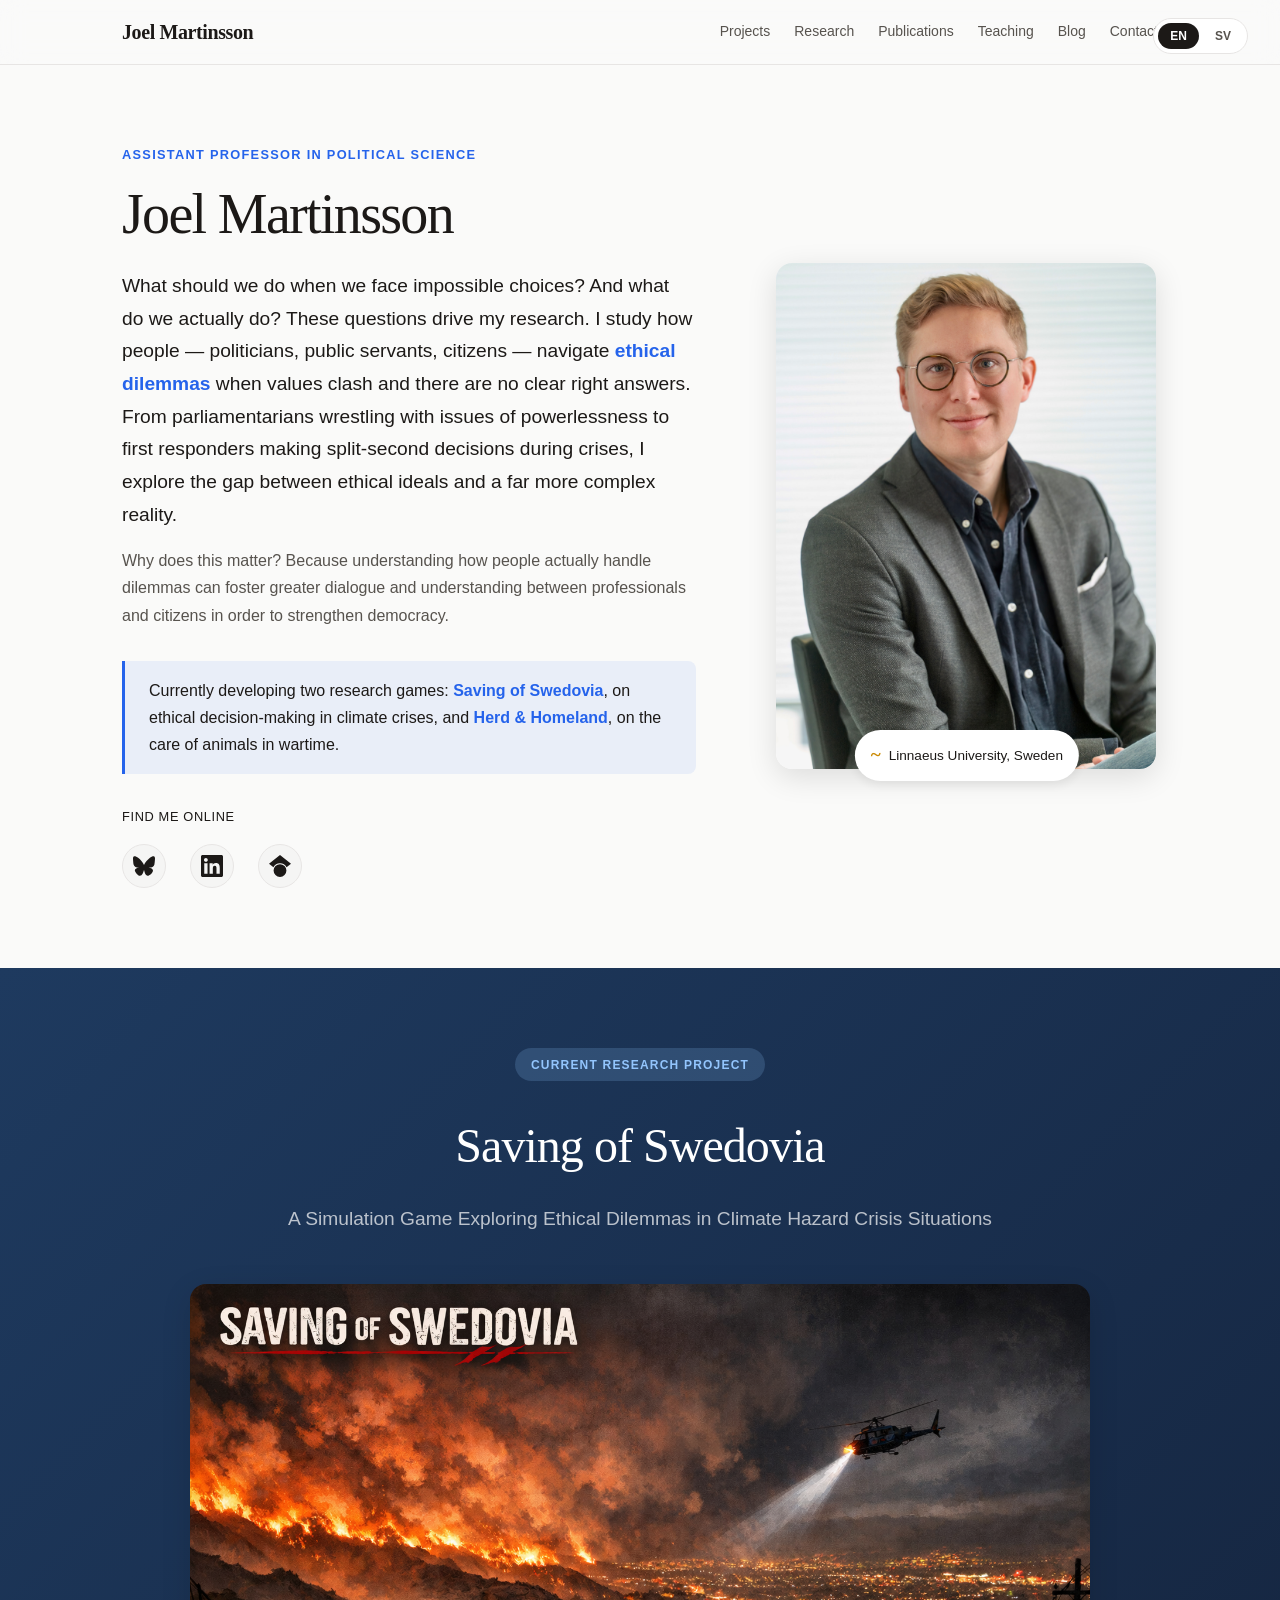
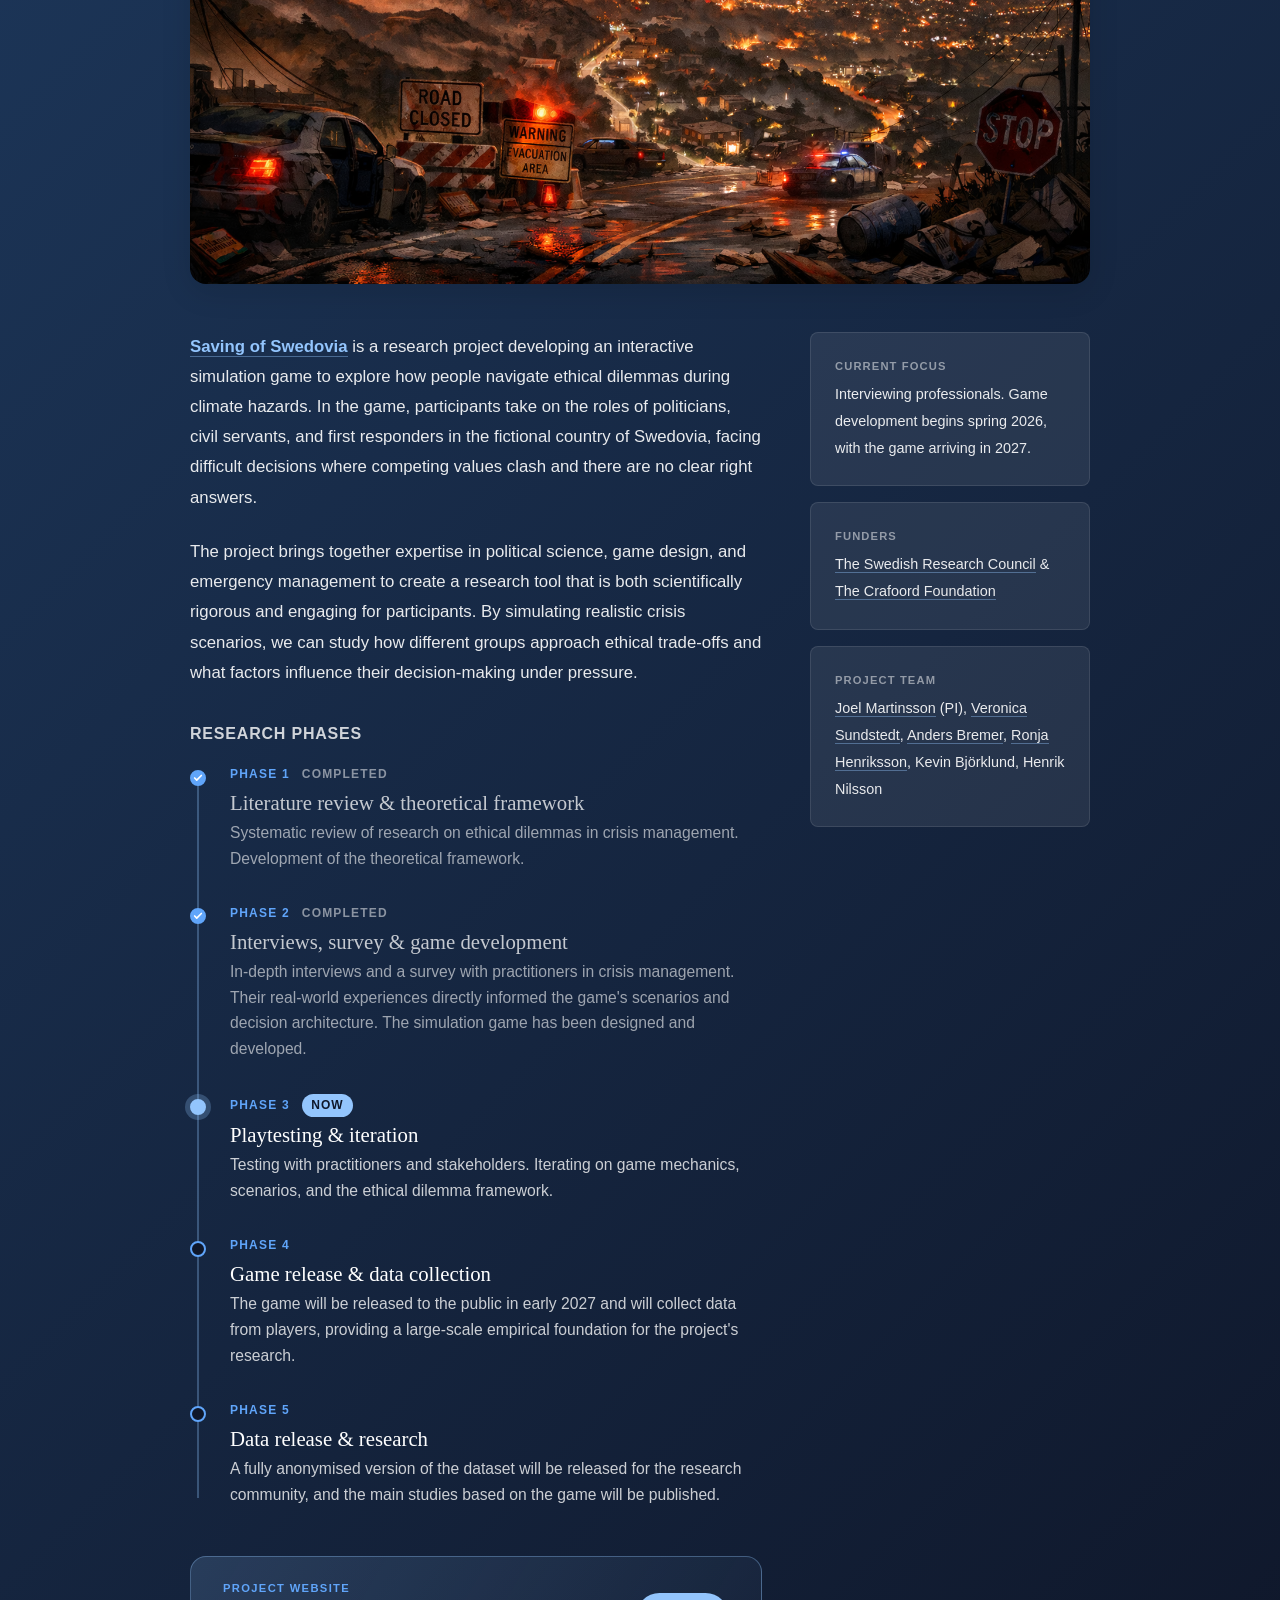
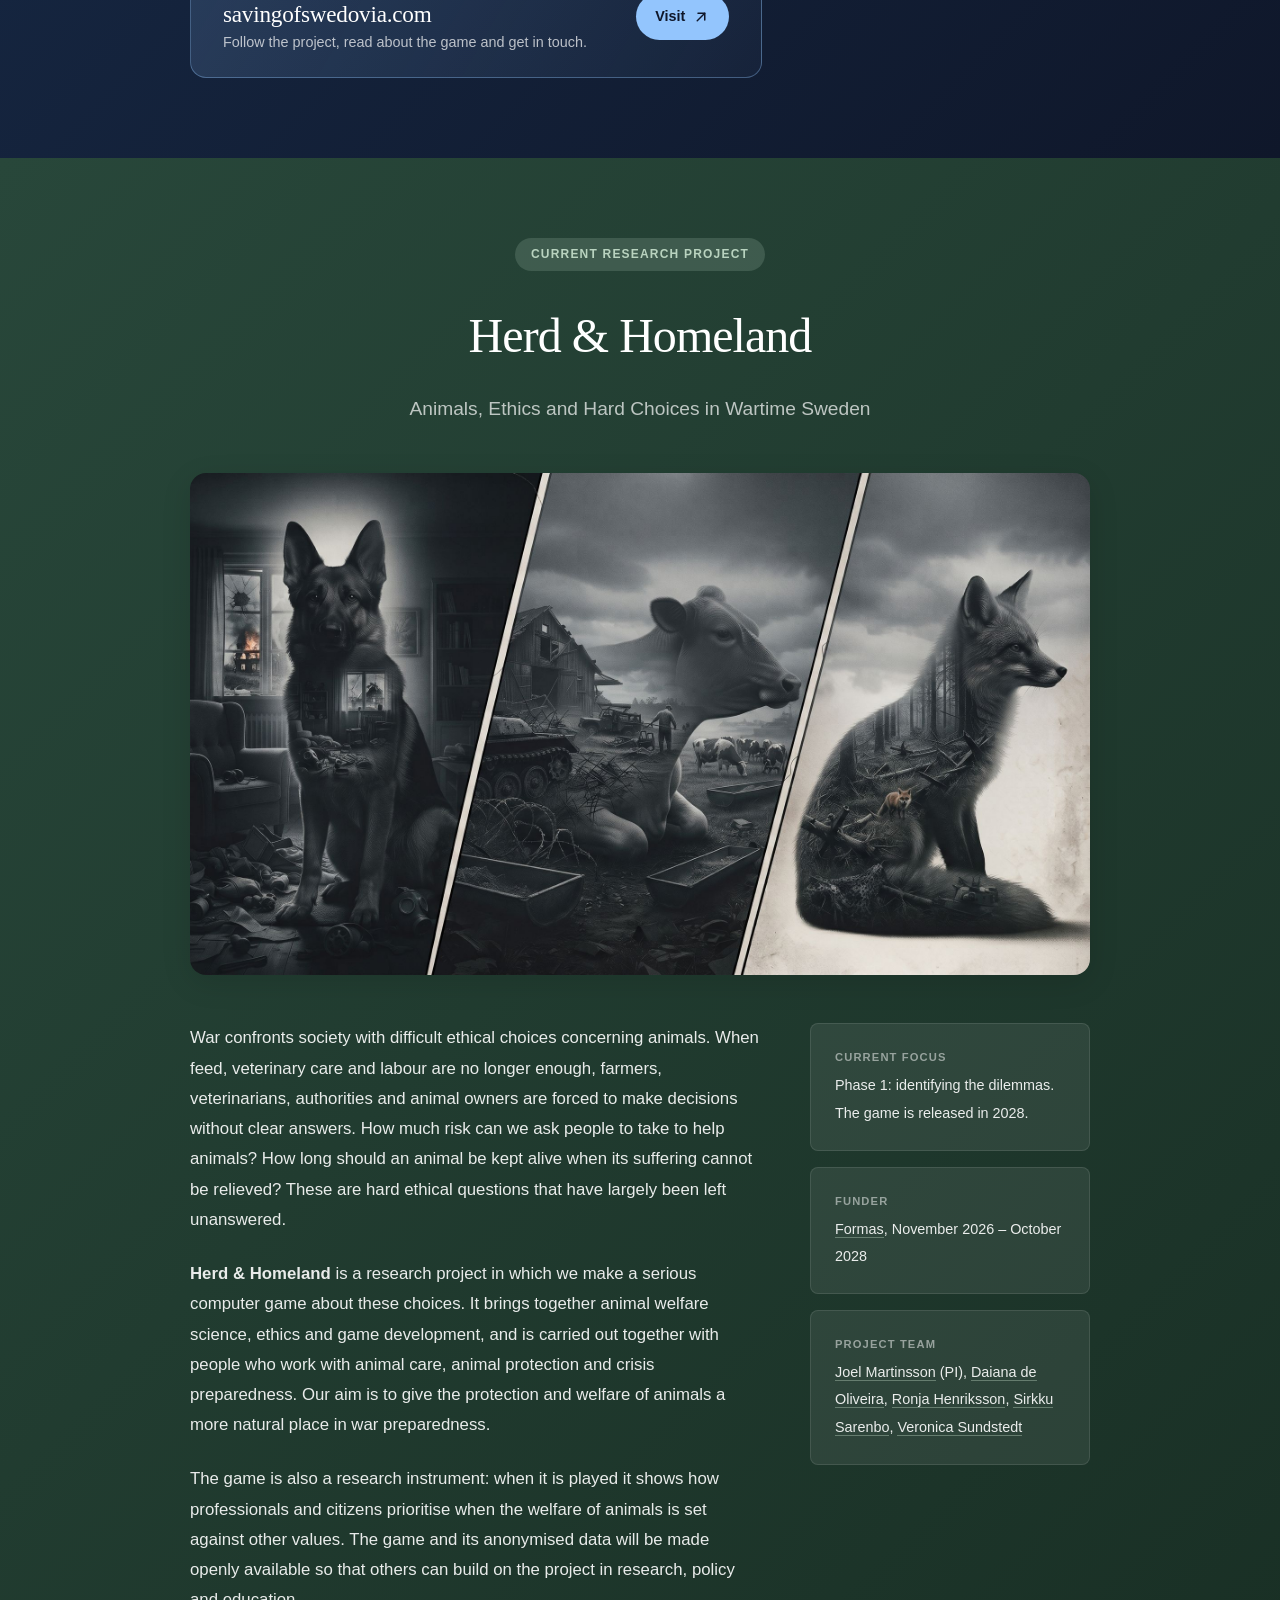
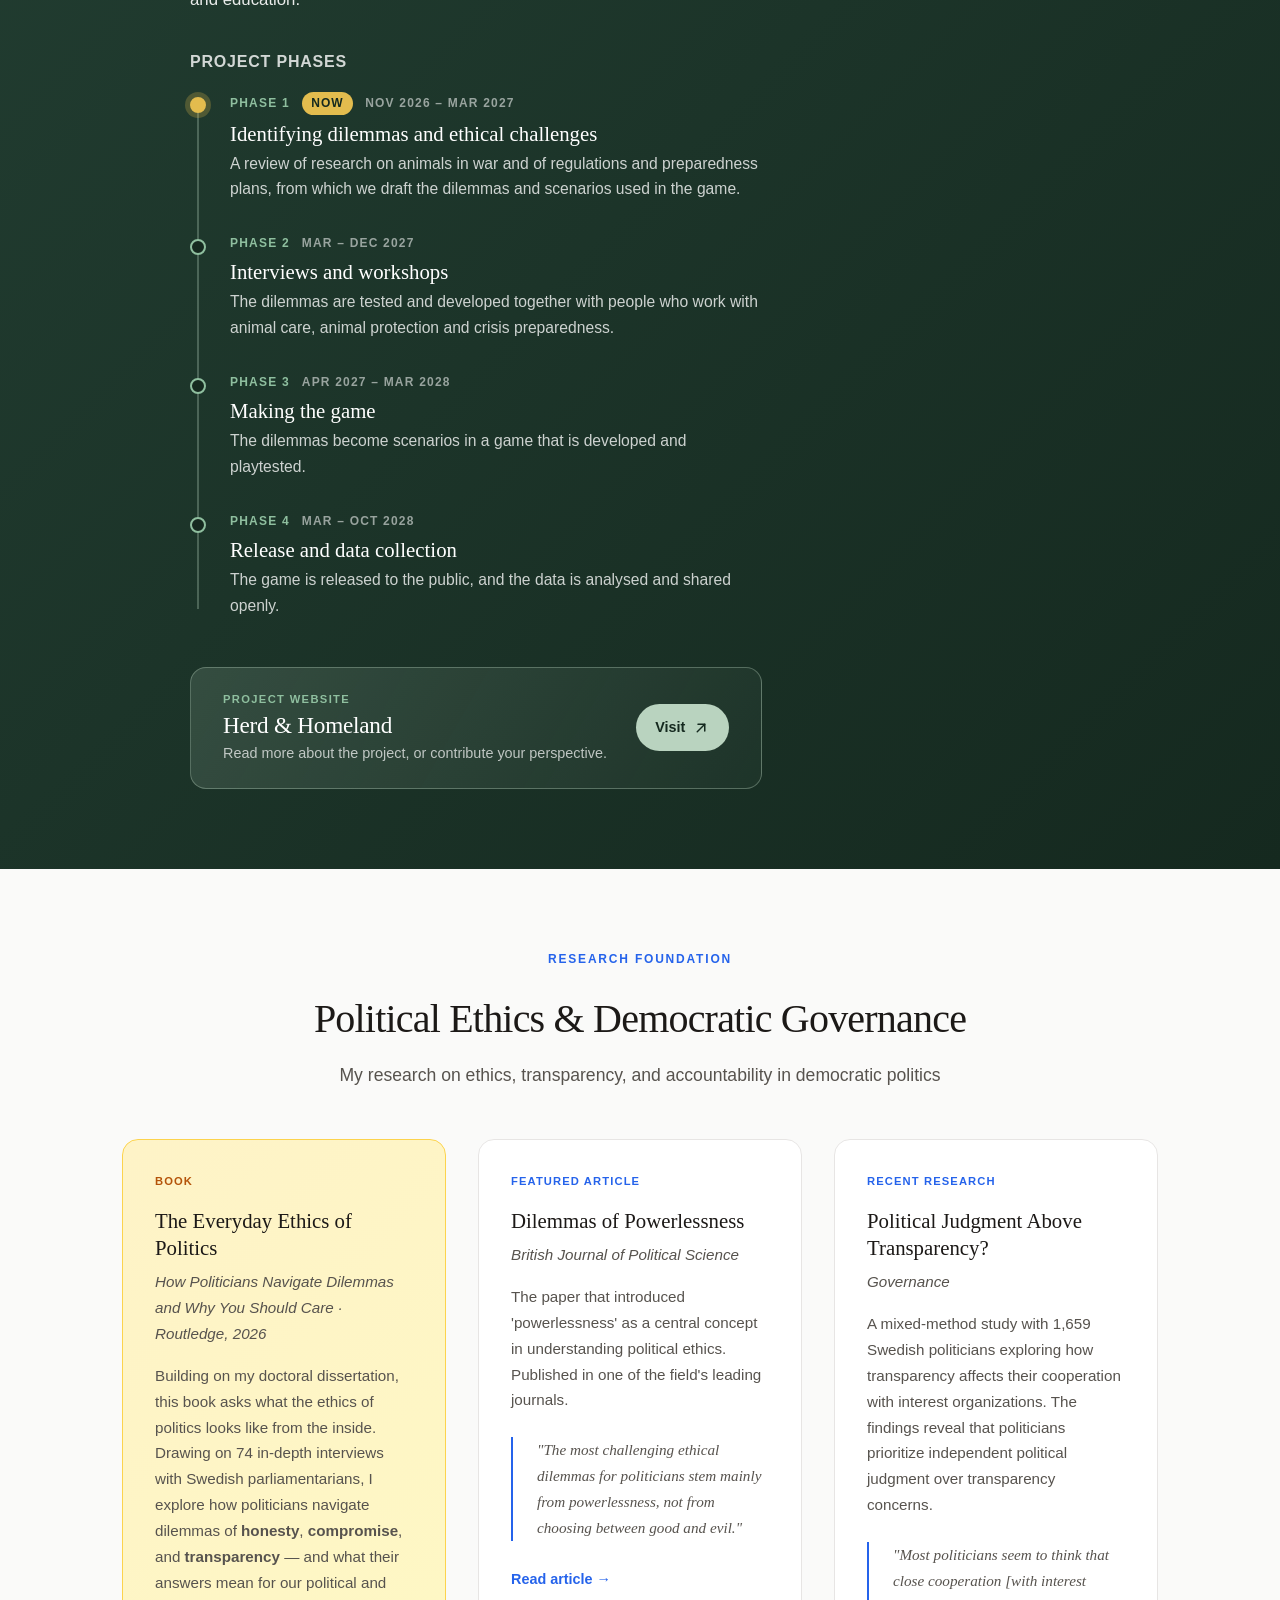
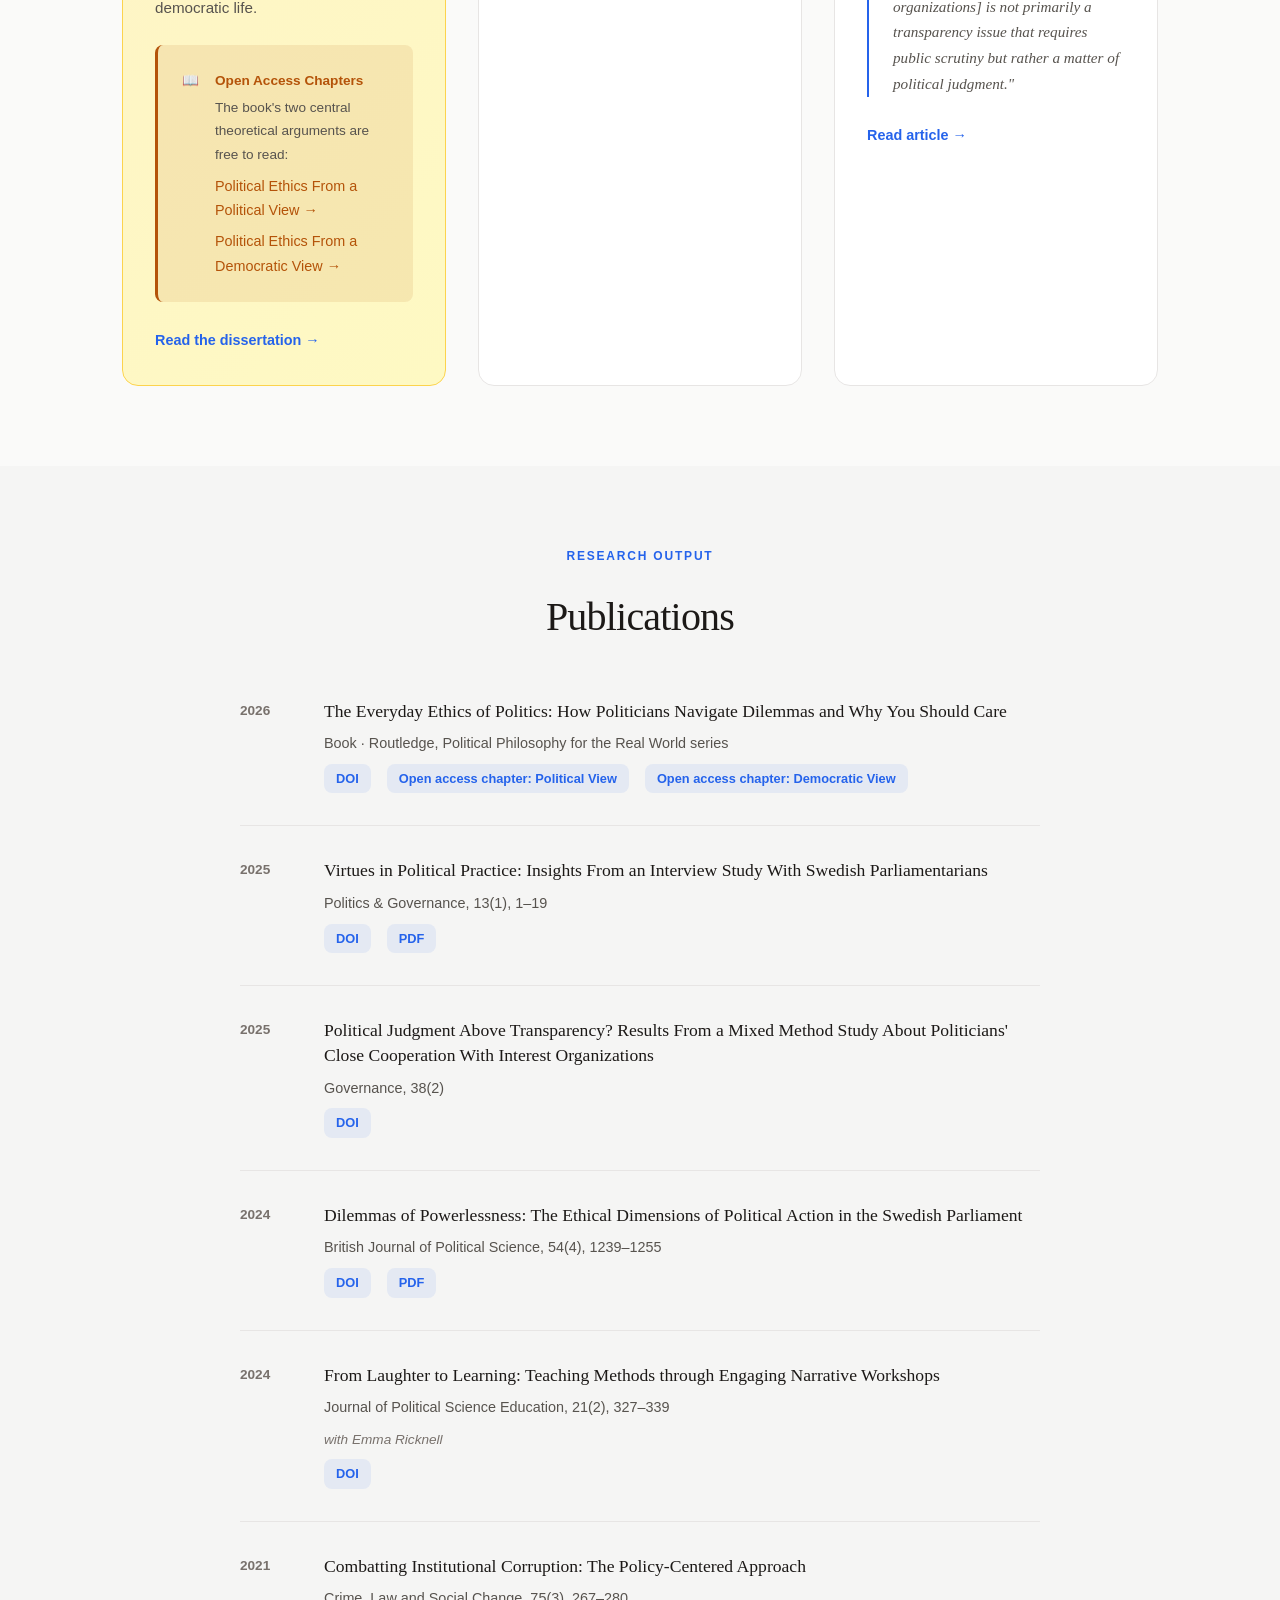
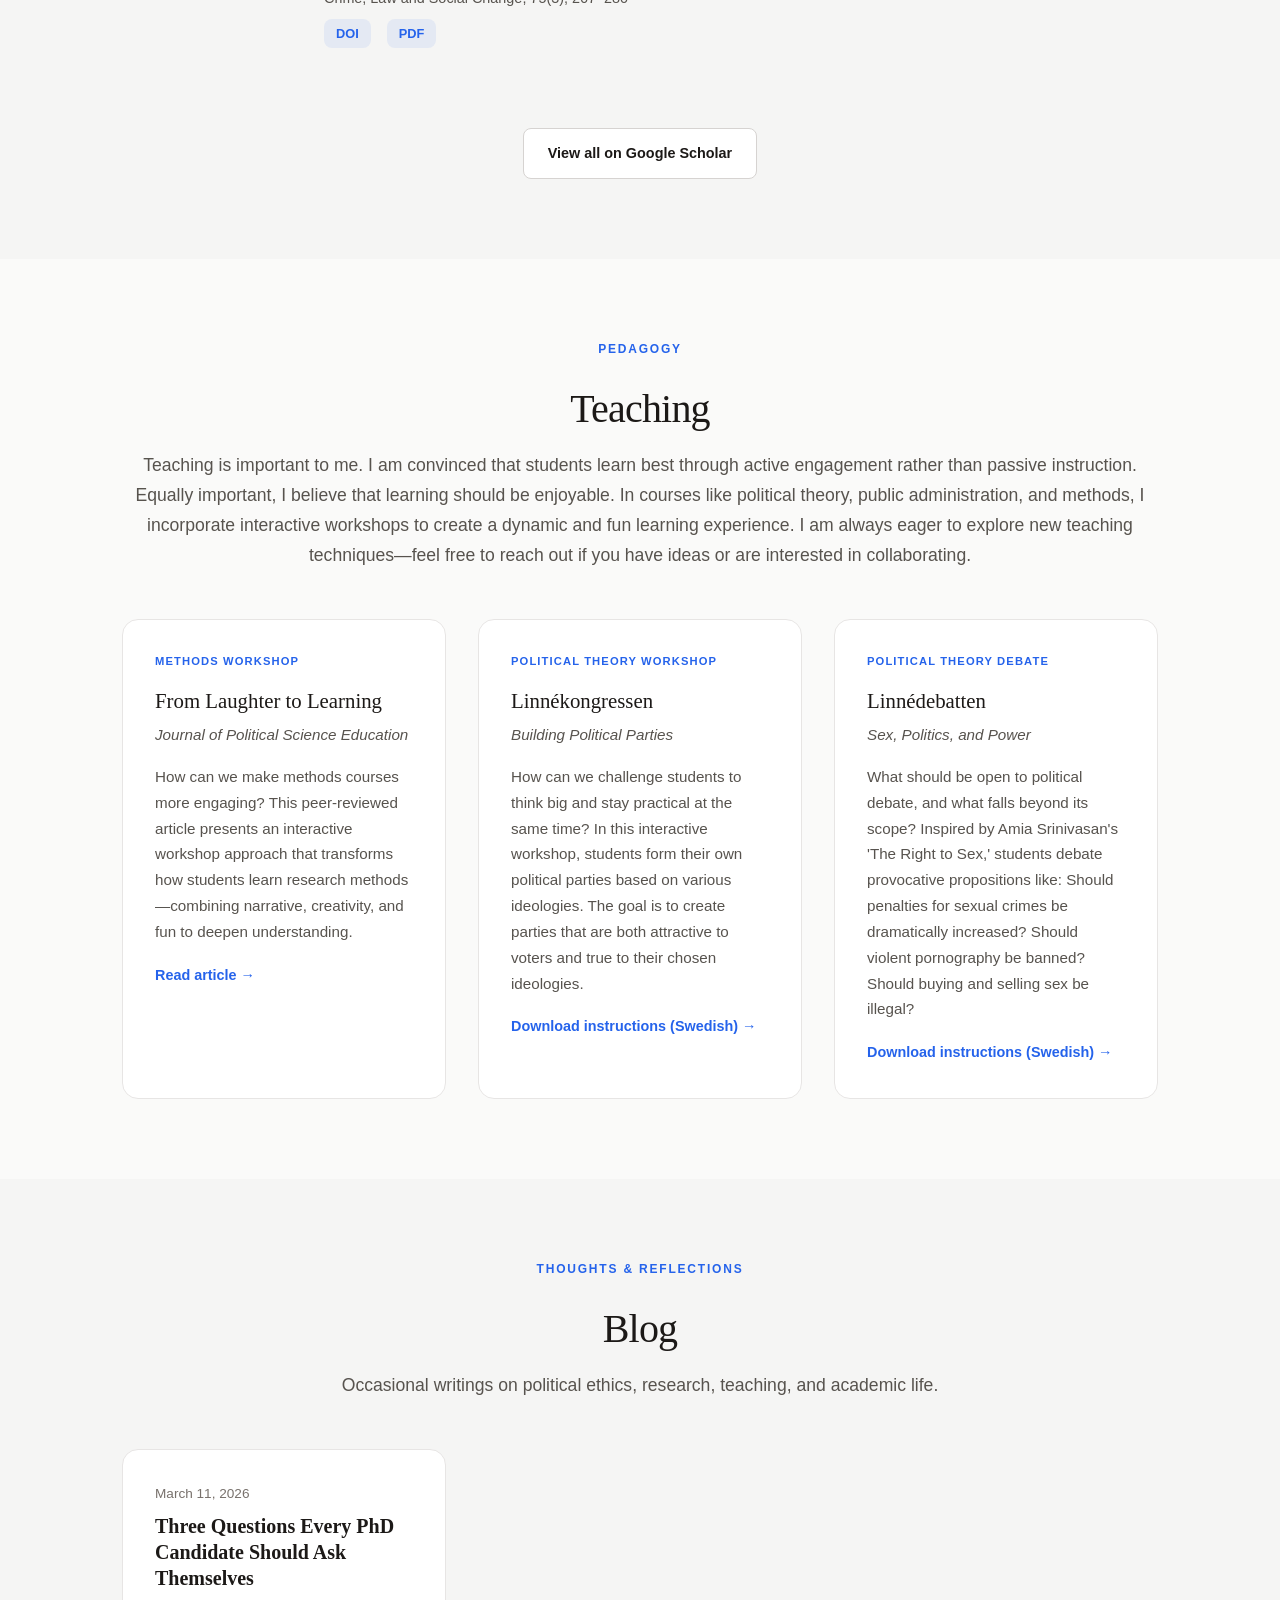
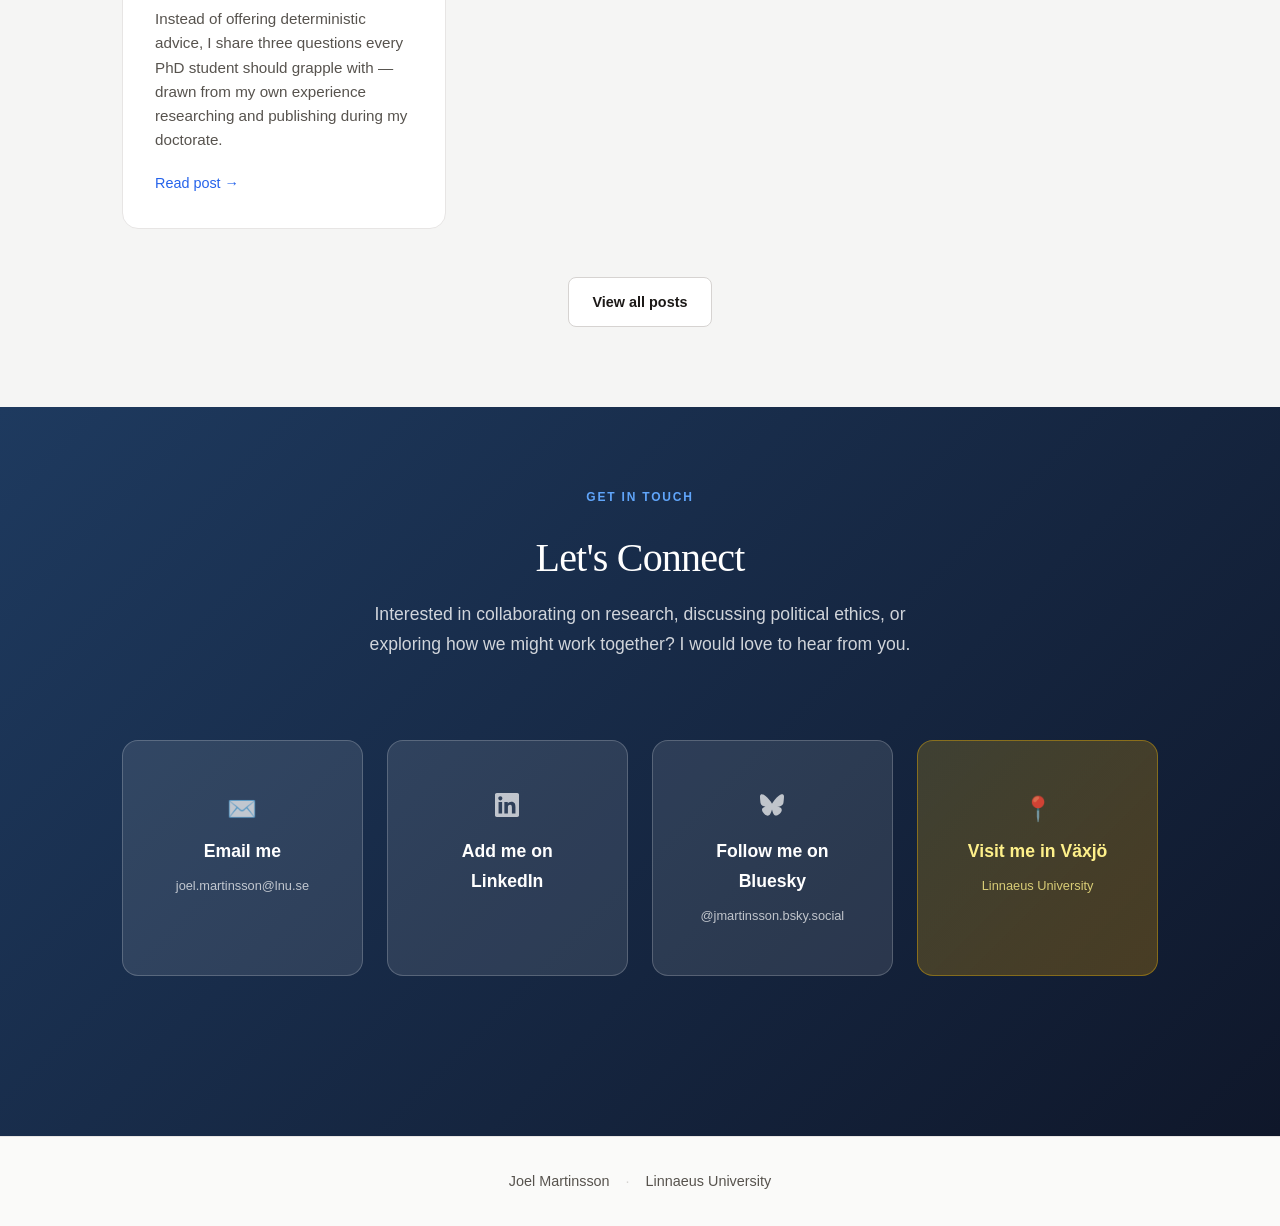
<file: index.html>
<!DOCTYPE html>
<html lang="en">
<head>
    <meta charset="UTF-8">
    <meta name="viewport" content="width=device-width, initial-scale=1.0">

    <!-- SEO Meta Tags -->
    <title>Joel Martinsson — Political Scientist | Linnaeus University</title>
    <meta name="description" content="Joel Martinsson is an Assistant Professor in Political Science at Linnaeus University, Sweden. Research on political ethics, ethical dilemmas and transparency, and the research games Saving of Swedovia and Herd &amp; Homeland.">
    <meta name="keywords" content="Joel Martinsson, political science, political ethics, ethical dilemmas, Linnaeus University, Växjö, Sweden, Saving of Swedovia, Herd and Homeland, animals in war, animal welfare, transparency, democracy, Swedish Parliament">
    <meta name="author" content="Joel Martinsson">
    <meta name="robots" content="index, follow">
    <meta name="google-site-verification" content="CxMDE4d19_o2su4jTXLJ6xRawBPwSgm_pSOZi77Ct-w">
    <link rel="canonical" href="https://joelmartinsson.org">

    <!-- Open Graph / Social Media -->
    <meta property="og:type" content="website">
    <meta property="og:url" content="https://joelmartinsson.org/">
    <meta property="og:title" content="Joel Martinsson — Political Scientist">
    <meta property="og:description" content="Assistant Professor in Political Science at Linnaeus University. Research on political ethics and ethical dilemmas, and the research games Saving of Swedovia and Herd &amp; Homeland.">
    <meta property="og:image" content="https://joelmartinsson.org/SOS.png">
    <meta property="og:locale" content="en_US">
    <meta property="og:locale:alternate" content="sv_SE">
    <meta property="og:site_name" content="Joel Martinsson">

    <!-- Twitter Card -->
    <meta name="twitter:card" content="summary_large_image">
    <meta name="twitter:title" content="Joel Martinsson — Political Scientist">
    <meta name="twitter:description" content="Assistant Professor in Political Science at Linnaeus University. Research on political ethics and ethical dilemmas.">
    <meta name="twitter:image" content="https://joelmartinsson.org/SOS.png">

    <!-- Schema.org structured data -->
    <script type="application/ld+json">
    {
        "@context": "https://schema.org",
        "@type": "Person",
        "name": "Joel Martinsson",
        "jobTitle": "Assistant Professor in Political Science",
        "affiliation": {
            "@type": "Organization",
            "name": "Linnaeus University",
            "url": "https://lnu.se"
        },
        "url": "https://joelmartinsson.org",
        "sameAs": [
            "https://www.linkedin.com/in/joel-martinsson-448051b0",
            "https://bsky.app/profile/jmartinsson.bsky.social",
            "https://scholar.google.com/citations?user=1Ds2ARYAAAAJ",
            "https://lnu.se/en/staff/joel.martinsson/"
        ],
        "knowsAbout": ["Political Ethics", "Ethical Dilemmas", "Democracy", "Transparency", "Swedish Parliament", "Animal Welfare", "Crisis Preparedness", "Serious Games"],
        "worksFor": {
            "@type": "Organization",
            "name": "Linnaeus University"
        }
    }
    </script>

    <link rel="stylesheet" href="style.css?v=20261109">
</head>
<body>
    <!-- Language Switcher -->
    <div class="lang-switcher">
        <button class="lang-btn active" data-lang="en">EN</button>
        <button class="lang-btn" data-lang="sv">SV</button>
    </div>

    <header class="site-header">
        <div class="container">
            <a href="/" class="site-title">Joel Martinsson</a>
            <nav class="main-nav">
                <a href="#current" data-en="Projects" data-sv="Projekt">Projects</a>
                <a href="#previous" data-en="Research" data-sv="Forskning">Research</a>
                <a href="#publications" data-en="Publications" data-sv="Publikationer">Publications</a>
                <a href="#teaching" data-en="Teaching" data-sv="Undervisning">Teaching</a>
                <a href="#blog" data-en="Blog" data-sv="Blogg">Blog</a>
                <a href="#contact" data-en="Contact" data-sv="Kontakt">Contact</a>
            </nav>
        </div>
    </header>

    <main>
        <!-- Hero Section -->
        <section class="hero">
            <div class="container">
                <div class="hero-grid">
                    <div class="hero-content">
                        <p class="hero-eyebrow" data-en="Assistant Professor in Political Science" data-sv="Biträdande lektor i Statsvetenskap">Assistant Professor in Political Science</p>
                        <h1>Joel Martinsson</h1>
                        <p class="hero-lead" data-en="What should we do when we face impossible choices? And what do we actually do? These questions drive my research. I study how people — politicians, public servants, citizens — navigate <span class='highlight'>ethical dilemmas</span> when values clash and there are no clear right answers. From parliamentarians wrestling with issues of powerlessness to first responders making split-second decisions during crises, I explore the gap between ethical ideals and a far more complex reality." data-sv="Vad bör vi göra när vi ställs inför omöjliga val? Och vad gör vi egentligen? Dessa frågor driver min forskning. Jag studerar hur människor — politiker, tjänstemän, medborgare — navigerar <span class='highlight'>etiska dilemman</span> när värden krockar och det inte finns några tydliga rätta svar. Från riksdagsledamöter som brottas med maktlöshet till räddningspersonal som fattar snabba beslut under kriser, utforskar jag klyftan mellan etiska ideal och en långt mer komplex verklighet.">What should we do when we face impossible choices? And what do we actually do? These questions drive my research. I study how people — politicians, public servants, citizens — navigate <span class="highlight">ethical dilemmas</span> when values clash and there are no clear right answers. From parliamentarians wrestling with issues of powerlessness to first responders making split-second decisions during crises, I explore the gap between ethical ideals and a far more complex reality.</p>
                        <p class="hero-sub" data-en="Why does this matter? Because understanding how people actually handle dilemmas can foster greater dialogue and understanding between professionals and citizens in order to strengthen democracy." data-sv="Varför är detta viktigt? Eftersom förståelse för hur människor faktiskt hanterar dilemman kan främja större dialog och förståelse mellan yrkesverksamma och medborgare för att stärka demokratin.">Why does this matter? Because understanding how people actually handle dilemmas can foster greater dialogue and understanding between professionals and citizens in order to strengthen democracy.</p>
                        <p class="hero-project" data-en="Currently developing two research games: <a href='#current'>Saving of Swedovia</a>, on ethical decision-making in climate crises, and <a href='#herd'>Herd &amp; Homeland</a>, on the care of animals in wartime." data-sv="Utvecklar för närvarande två forskningsspel: <a href='#current'>Saving of Swedovia</a>, om etiskt beslutsfattande i klimatkriser, och <a href='#herd'>Herd &amp; Homeland</a>, om omsorgen om djur i krigstid.">Currently developing two research games: <a href="#current">Saving of Swedovia</a>, on ethical decision-making in climate crises, and <a href="#herd">Herd &amp; Homeland</a>, on the care of animals in wartime.</p>
                        <div class="hero-find-me">
                            <span data-en="Find me online" data-sv="Hitta mig online">Find me online</span>
                            <div class="hero-social-centered">
                                <a href="https://bsky.app/profile/jmartinsson.bsky.social" class="social-link" target="_blank" title="Bluesky">
                                    <svg xmlns="http://www.w3.org/2000/svg" width="22" height="22" viewBox="0 0 24 24" fill="currentColor"><path d="M12 10.8c-1.087-2.114-4.046-6.053-6.798-7.995C2.566.944 1.561 1.266.902 1.565.139 1.908 0 3.08 0 3.768c0 .69.378 5.65.624 6.479.815 2.736 3.713 3.66 6.383 3.364.136-.02.275-.039.415-.056-.138.022-.276.04-.415.056-3.912.58-7.387 2.005-2.83 7.078 5.013 5.19 6.87-1.113 7.823-4.308.953 3.195 2.05 9.271 7.733 4.308 4.267-4.308 1.172-6.498-2.74-7.078a8.741 8.741 0 0 1-.415-.056c.14.017.279.036.415.056 2.67.297 5.568-.628 6.383-3.364.246-.828.624-5.79.624-6.478 0-.69-.139-1.861-.902-2.206-.659-.298-1.664-.62-4.3 1.24C16.046 4.748 13.087 8.687 12 10.8Z"/></svg>
                                </a>
                                <a href="https://www.linkedin.com/in/joel-martinsson-448051b0" class="social-link" target="_blank" title="LinkedIn">
                                    <svg xmlns="http://www.w3.org/2000/svg" width="22" height="22" viewBox="0 0 24 24" fill="currentColor"><path d="M20.447 20.452h-3.554v-5.569c0-1.328-.027-3.037-1.852-3.037-1.853 0-2.136 1.445-2.136 2.939v5.667H9.351V9h3.414v1.561h.046c.477-.9 1.637-1.85 3.37-1.85 3.601 0 4.267 2.37 4.267 5.455v6.286zM5.337 7.433c-1.144 0-2.063-.926-2.063-2.065 0-1.138.92-2.063 2.063-2.063 1.14 0 2.064.925 2.064 2.063 0 1.139-.925 2.065-2.064 2.065zm1.782 13.019H3.555V9h3.564v11.452zM22.225 0H1.771C.792 0 0 .774 0 1.729v20.542C0 23.227.792 24 1.771 24h20.451C23.2 24 24 23.227 24 22.271V1.729C24 .774 23.2 0 22.222 0h.003z"/></svg>
                                </a>
                                <a href="https://scholar.google.com/citations?user=1Ds2ARYAAAAJ" class="social-link" target="_blank" title="Google Scholar">
                                    <svg xmlns="http://www.w3.org/2000/svg" width="22" height="22" viewBox="0 0 24 24" fill="currentColor"><path d="M12 24a7 7 0 1 1 0-14 7 7 0 0 1 0 14zm0-24L0 9.5l4.838 3.94A8 8 0 0 1 12 9a8 8 0 0 1 7.162 4.44L24 9.5z"/></svg>
                                </a>
                            </div>
                        </div>
                    </div>
                    <div class="hero-image">
                        <div class="image-frame">
                            <img src="nysafracenter-10 edit.jpg" alt="Joel Martinsson" class="profile-photo">
                        </div>
                        <a href="https://lnu.se/en/" class="hero-badge" target="_blank">
                            <span class="lnu-flow">~</span>
                            <span>Linnaeus University, Sweden</span>
                        </a>
                    </div>
                </div>
            </div>
        </section>

        <!-- Current Work Section: Saving of Swedovia -->
        <section id="current" class="section section-featured">
            <div class="container">
                <div class="featured-project">
                    <div class="project-header">
                        <span class="project-tag" data-en="Current Research Project" data-sv="Aktuellt Forskningsprojekt">Current Research Project</span>
                        <h2>Saving of Swedovia</h2>
                        <p class="project-subtitle" data-en="A Simulation Game Exploring Ethical Dilemmas in Climate Hazard Crisis Situations" data-sv="Ett Simuleringsspel om Etiska Dilemman i Klimatkatastrofer">A Simulation Game Exploring Ethical Dilemmas in Climate Hazard Crisis Situations</p>
                    </div>

                    <!-- Swedovia Image -->
                    <div class="swedovia-image-container">
                        <img src="SOS.png" alt="Saving of Swedovia - Ethical dilemmas simulation game" class="swedovia-image">
                    </div>

                    <div class="project-content">
                        <div class="project-description">
                            <p data-en="<strong><a href='https://savingofswedovia.com' target='_blank'>Saving of Swedovia</a></strong> is a research project developing an interactive simulation game to explore how people navigate ethical dilemmas during climate hazards. In the game, participants take on the roles of politicians, civil servants, and first responders in the fictional country of Swedovia, facing difficult decisions where competing values clash and there are no clear right answers." data-sv="<strong><a href='https://savingofswedovia.com' target='_blank'>Saving of Swedovia</a></strong> är ett forskningsprojekt som utvecklar ett interaktivt simuleringsspel för att utforska hur människor navigerar etiska dilemman under klimatkatastrofer. I spelet tar deltagarna roller som politiker, tjänstemän och räddningspersonal i det fiktiva landet Swedovia, och ställs inför svåra beslut där konkurrerande värden krockar och det inte finns några tydliga rätta svar."><strong><a href="https://savingofswedovia.com" target="_blank">Saving of Swedovia</a></strong> is a research project developing an interactive simulation game to explore how people navigate ethical dilemmas during climate hazards. In the game, participants take on the roles of politicians, civil servants, and first responders in the fictional country of Swedovia, facing difficult decisions where competing values clash and there are no clear right answers.</p>
                            <p data-en="The project brings together expertise in political science, game design, and emergency management to create a research tool that is both scientifically rigorous and engaging for participants. By simulating realistic crisis scenarios, we can study how different groups approach ethical trade-offs and what factors influence their decision-making under pressure." data-sv="Projektet samlar expertis inom statsvetenskap, speldesign och krishantering för att skapa ett forskningsverktyg som är både vetenskapligt rigoröst och engagerande för deltagarna. Genom att simulera realistiska krisscenarier kan vi studera hur olika grupper närmar sig etiska avvägningar och vilka faktorer som påverkar deras beslutsfattande under press.">The project brings together expertise in political science, game design, and emergency management to create a research tool that is both scientifically rigorous and engaging for participants. By simulating realistic crisis scenarios, we can study how different groups approach ethical trade-offs and what factors influence their decision-making under pressure.</p>
                            <h3 data-en="Research Phases" data-sv="Forskningsfaser">Research Phases</h3>
                            <ol class="phase-list">
                                <li class="phase is-done">
                                    <div class="phase-meta">
                                        <span class="phase-num" data-en="Phase 1" data-sv="Fas 1">Phase 1</span> <span class="phase-status" data-en="Completed" data-sv="Avslutad">Completed</span>
                                    </div>
                                    <h4 data-en="Literature review &amp; theoretical framework" data-sv="Litteraturöversikt &amp; teoretiskt ramverk">Literature review &amp; theoretical framework</h4>
                                    <p data-en="Systematic review of research on ethical dilemmas in crisis management. Development of the theoretical framework." data-sv="Systematisk genomgång av forskning om etiska dilemman inom krishantering. Utveckling av det teoretiska ramverket.">Systematic review of research on ethical dilemmas in crisis management. Development of the theoretical framework.</p>
                                </li>
                                <li class="phase is-done">
                                    <div class="phase-meta">
                                        <span class="phase-num" data-en="Phase 2" data-sv="Fas 2">Phase 2</span> <span class="phase-status" data-en="Completed" data-sv="Avslutad">Completed</span>
                                    </div>
                                    <h4 data-en="Interviews, survey &amp; game development" data-sv="Intervjuer, enkät &amp; spelutveckling">Interviews, survey &amp; game development</h4>
                                    <p data-en="In-depth interviews and a survey with practitioners in crisis management. Their real-world experiences directly informed the game's scenarios and decision architecture. The simulation game has been designed and developed." data-sv="Djupintervjuer och en enkät med yrkesverksamma inom krishantering. Deras verkliga erfarenheter informerade direkt spelets scenarier och beslutsarkitektur. Simuleringsspelet har designats och utvecklats.">In-depth interviews and a survey with practitioners in crisis management. Their real-world experiences directly informed the game's scenarios and decision architecture. The simulation game has been designed and developed.</p>
                                </li>
                                <li class="phase is-current">
                                    <div class="phase-meta">
                                        <span class="phase-num" data-en="Phase 3" data-sv="Fas 3">Phase 3</span> <span class="phase-badge" data-en="Now" data-sv="Pågår">Now</span>
                                    </div>
                                    <h4 data-en="Playtesting &amp; iteration" data-sv="Speltestning &amp; iteration">Playtesting &amp; iteration</h4>
                                    <p data-en="Testing with practitioners and stakeholders. Iterating on game mechanics, scenarios, and the ethical dilemma framework." data-sv="Testning med yrkesverksamma och intressenter. Iteration av spelmekanik, scenarier och det etiska dilemmaramverket.">Testing with practitioners and stakeholders. Iterating on game mechanics, scenarios, and the ethical dilemma framework.</p>
                                </li>
                                <li class="phase">
                                    <div class="phase-meta">
                                        <span class="phase-num" data-en="Phase 4" data-sv="Fas 4">Phase 4</span>
                                    </div>
                                    <h4 data-en="Game release &amp; data collection" data-sv="Spelsläpp &amp; datainsamling">Game release &amp; data collection</h4>
                                    <p data-en="The game will be released to the public in early 2027 and will collect data from players, providing a large-scale empirical foundation for the project's research." data-sv="Spelet lanseras för allmänheten i början av 2027 och samlar in data från spelare, vilket ger en storskalig empirisk grund för projektets forskning.">The game will be released to the public in early 2027 and will collect data from players, providing a large-scale empirical foundation for the project's research.</p>
                                </li>
                                <li class="phase">
                                    <div class="phase-meta">
                                        <span class="phase-num" data-en="Phase 5" data-sv="Fas 5">Phase 5</span>
                                    </div>
                                    <h4 data-en="Data release &amp; research" data-sv="Datapublicering &amp; forskning">Data release &amp; research</h4>
                                    <p data-en="A fully anonymised version of the dataset will be released for the research community, and the main studies based on the game will be published." data-sv="En helt anonymiserad version av datamängden publiceras för forskarsamhället, och de huvudsakliga studierna baserade på spelet publiceras.">A fully anonymised version of the dataset will be released for the research community, and the main studies based on the game will be published.</p>
                                </li>
                            </ol>
                            <a href="https://savingofswedovia.com" class="project-site-link" target="_blank" rel="noopener">
                                <span class="project-site-text">
                                    <span class="project-site-eyebrow" data-en="Project website" data-sv="Projektets webbplats">Project website</span>
                                    <strong>savingofswedovia.com</strong>
                                    <span class="project-site-lead" data-en="Follow the project, read about the game and get in touch." data-sv="Följ projektet, läs om spelet och hör av dig.">Follow the project, read about the game and get in touch.</span>
                                </span>
                                <span class="project-site-button"><span data-en="Visit" data-sv="Besök">Visit</span> <svg viewBox="0 0 24 24" width="18" height="18" fill="none" stroke="currentColor" stroke-width="2" stroke-linecap="round" stroke-linejoin="round" aria-hidden="true"><path d="M7 17L17 7"/><path d="M8 7h9v9"/></svg></span>
                            </a>
                        </div>
                        <div class="project-meta">
                            <div class="meta-card">
                                <span class="meta-label" data-en="Current Focus" data-sv="Aktuellt Fokus">Current Focus</span>
                                <span class="meta-value" data-en="Interviewing professionals. Game development begins spring 2026, with the game arriving in 2027." data-sv="Intervjuar yrkesverksamma. Spelutveckling börjar våren 2026, och spelet kommer 2027.">Interviewing professionals. Game development begins spring 2026, with the game arriving in 2027.</span>
                            </div>
                            <div class="meta-card">
                                <span class="meta-label" data-en="Funders" data-sv="Finansiärer">Funders</span>
                                <span class="meta-value"><a href="https://www.vr.se/english.html" target="_blank">The Swedish Research Council</a> & <a href="https://www.crafoord.se/en/" target="_blank">The Crafoord Foundation</a></span>
                            </div>
                            <div class="meta-card">
                                <span class="meta-label" data-en="Project Team" data-sv="Projektgrupp">Project Team</span>
                                <span class="meta-value" data-en="<a href='https://lnu.se/en/staff/joel.martinsson/' target='_blank'>Joel Martinsson</a> (PI), <a href='https://www.bth.se/english/staff-landing-page/veronica-sundstedt/' target='_blank'>Veronica Sundstedt</a>, <a href='https://lnu.se/personal/anders.bremer/' target='_blank'>Anders Bremer</a>, <a href='https://www.bth.se/om-bth/personer/ronja-henriksson' target='_blank'>Ronja Henriksson</a>, Kevin Björklund, Henrik Nilsson" data-sv="<a href='https://lnu.se/personal/joel.martinsson/' target='_blank'>Joel Martinsson</a> (projektledare), <a href='https://www.bth.se/english/staff-landing-page/veronica-sundstedt/' target='_blank'>Veronica Sundstedt</a>, <a href='https://lnu.se/personal/anders.bremer/' target='_blank'>Anders Bremer</a>, <a href='https://www.bth.se/om-bth/personer/ronja-henriksson' target='_blank'>Ronja Henriksson</a>, Kevin Björklund, Henrik Nilsson"><a href="https://lnu.se/en/staff/joel.martinsson/" target="_blank">Joel Martinsson</a> (PI), <a href="https://www.bth.se/english/staff-landing-page/veronica-sundstedt/" target="_blank">Veronica Sundstedt</a>, <a href="https://lnu.se/personal/anders.bremer/" target="_blank">Anders Bremer</a>, <a href="https://www.bth.se/om-bth/personer/ronja-henriksson" target="_blank">Ronja Henriksson</a>, Kevin Björklund, Henrik Nilsson</span>
                            </div>
                        </div>
                    </div>
                </div>
            </div>
        </section>

        <!-- Current Work Section: Herd & Homeland -->
        <section id="herd" class="section section-featured section-herd">
            <div class="container">
                <div class="featured-project">
                    <div class="project-header">
                        <span class="project-tag" data-en="Current Research Project" data-sv="Aktuellt Forskningsprojekt">Current Research Project</span>
                        <h2>Herd &amp; Homeland</h2>
                        <p class="project-subtitle" data-en="Animals, Ethics and Hard Choices in Wartime Sweden" data-sv="Djur, etik och svåra val i krigstidens Sverige">Animals, Ethics and Hard Choices in Wartime Sweden</p>
                    </div>

                    <div class="swedovia-image-container">
                        <img src="herd-homeland.jpg" alt="Herd &amp; Homeland — animals, ethics and hard choices in wartime Sweden" class="swedovia-image">
                    </div>

                    <div class="project-content">
                        <div class="project-description">
                            <p data-en="War confronts society with difficult ethical choices concerning animals. When feed, veterinary care and labour are no longer enough, farmers, veterinarians, authorities and animal owners are forced to make decisions without clear answers. How much risk can we ask people to take to help animals? How long should an animal be kept alive when its suffering cannot be relieved? These are hard ethical questions that have largely been left unanswered." data-sv="Krig ställer samhället inför svåra etiska val som rör djur. När foder, veterinärvård och arbetskraft inte längre räcker till tvingas lantbrukare, veterinärer, myndigheter och djurägare fatta beslut utan tydliga svar. Hur stora risker kan vi be människor ta för att hjälpa djur? Hur länge ska ett djur hållas vid liv när dess lidande inte kan lindras? Detta är svåra etiska frågor som till stor del har lämnats obesvarade.">War confronts society with difficult ethical choices concerning animals. When feed, veterinary care and labour are no longer enough, farmers, veterinarians, authorities and animal owners are forced to make decisions without clear answers. How much risk can we ask people to take to help animals? How long should an animal be kept alive when its suffering cannot be relieved? These are hard ethical questions that have largely been left unanswered.</p>
                            <p data-en="<strong>Herd &amp; Homeland</strong> is a research project in which we make a serious computer game about these choices. It brings together animal welfare science, ethics and game development, and is carried out together with people who work with animal care, animal protection and crisis preparedness. Our aim is to give the protection and welfare of animals a more natural place in war preparedness." data-sv="<strong>Herd &amp; Homeland</strong> är ett forskningsprojekt där vi gör ett seriöst datorspel om dessa val. Projektet förenar djurvälfärdsvetenskap, etik och spelutveckling, och genomförs tillsammans med människor som arbetar med djuromsorg, djurskydd och krisberedskap. Vårt mål är att ge skyddet av djur och deras välfärd en mer självklar plats i krigsberedskapen."><strong>Herd &amp; Homeland</strong> is a research project in which we make a serious computer game about these choices. It brings together animal welfare science, ethics and game development, and is carried out together with people who work with animal care, animal protection and crisis preparedness. Our aim is to give the protection and welfare of animals a more natural place in war preparedness.</p>
                            <p data-en="The game is also a research instrument: when it is played it shows how professionals and citizens prioritise when the welfare of animals is set against other values. The game and its anonymised data will be made openly available so that others can build on the project in research, policy and education." data-sv="Spelet är också ett forskningsinstrument: när det spelas synliggör det hur yrkesverksamma och medborgare prioriterar när djurs välfärd ställs mot andra värden. Spelet och dess anonymiserade data kommer att göras öppet tillgängliga så att andra kan bygga vidare på projektet inom forskning, politik och utbildning.">The game is also a research instrument: when it is played it shows how professionals and citizens prioritise when the welfare of animals is set against other values. The game and its anonymised data will be made openly available so that others can build on the project in research, policy and education.</p>
                            <h3 data-en="Project Phases" data-sv="Projektets faser">Project Phases</h3>
                            <ol class="phase-list">
                                <li class="phase is-current">
                                    <div class="phase-meta">
                                        <span class="phase-num" data-en="Phase 1" data-sv="Fas 1">Phase 1</span> <span class="phase-badge" data-en="Now" data-sv="Pågår">Now</span>
                                        <span class="phase-time" data-en="Nov 2026 – Mar 2027" data-sv="Nov 2026 – mars 2027">Nov 2026 – Mar 2027</span>
                                    </div>
                                    <h4 data-en="Identifying dilemmas and ethical challenges" data-sv="Identifiera dilemman och etiska utmaningar">Identifying dilemmas and ethical challenges</h4>
                                    <p data-en="A review of research on animals in war and of regulations and preparedness plans, from which we draft the dilemmas and scenarios used in the game." data-sv="En genomgång av forskning om djur i krig samt av regelverk och beredskapsplaner, som vi utgår från när vi skriver fram spelets dilemman och scenarier.">A review of research on animals in war and of regulations and preparedness plans, from which we draft the dilemmas and scenarios used in the game.</p>
                                </li>
                                <li class="phase">
                                    <div class="phase-meta">
                                        <span class="phase-num" data-en="Phase 2" data-sv="Fas 2">Phase 2</span>
                                        <span class="phase-time" data-en="Mar – Dec 2027" data-sv="Mars – dec 2027">Mar – Dec 2027</span>
                                    </div>
                                    <h4 data-en="Interviews and workshops" data-sv="Intervjuer och workshops">Interviews and workshops</h4>
                                    <p data-en="The dilemmas are tested and developed together with people who work with animal care, animal protection and crisis preparedness." data-sv="Dilemmana testas och utvecklas tillsammans med människor som arbetar med djuromsorg, djurskydd och krisberedskap.">The dilemmas are tested and developed together with people who work with animal care, animal protection and crisis preparedness.</p>
                                </li>
                                <li class="phase">
                                    <div class="phase-meta">
                                        <span class="phase-num" data-en="Phase 3" data-sv="Fas 3">Phase 3</span>
                                        <span class="phase-time" data-en="Apr 2027 – Mar 2028" data-sv="April 2027 – mars 2028">Apr 2027 – Mar 2028</span>
                                    </div>
                                    <h4 data-en="Making the game" data-sv="Att göra spelet">Making the game</h4>
                                    <p data-en="The dilemmas become scenarios in a game that is developed and playtested." data-sv="Dilemmana blir scenarier i ett spel som utvecklas och speltestas.">The dilemmas become scenarios in a game that is developed and playtested.</p>
                                </li>
                                <li class="phase">
                                    <div class="phase-meta">
                                        <span class="phase-num" data-en="Phase 4" data-sv="Fas 4">Phase 4</span>
                                        <span class="phase-time" data-en="Mar – Oct 2028" data-sv="Mars – okt 2028">Mar – Oct 2028</span>
                                    </div>
                                    <h4 data-en="Release and data collection" data-sv="Lansering och datainsamling">Release and data collection</h4>
                                    <p data-en="The game is released to the public, and the data is analysed and shared openly." data-sv="Spelet släpps publikt, och data analyseras och delas öppet.">The game is released to the public, and the data is analysed and shared openly.</p>
                                </li>
                            </ol>
                            <a href="https://jjmartinsson.github.io/Herd-Homeland/" class="project-site-link" target="_blank" rel="noopener">
                                <span class="project-site-text">
                                    <span class="project-site-eyebrow" data-en="Project website" data-sv="Projektets webbplats">Project website</span>
                                    <strong>Herd &amp; Homeland</strong>
                                    <span class="project-site-lead" data-en="Read more about the project, or contribute your perspective." data-sv="Läs mer om projektet, eller bidra med ditt perspektiv.">Read more about the project, or contribute your perspective.</span>
                                </span>
                                <span class="project-site-button"><span data-en="Visit" data-sv="Besök">Visit</span> <svg viewBox="0 0 24 24" width="18" height="18" fill="none" stroke="currentColor" stroke-width="2" stroke-linecap="round" stroke-linejoin="round" aria-hidden="true"><path d="M7 17L17 7"/><path d="M8 7h9v9"/></svg></span>
                            </a>
                        </div>
                        <div class="project-meta">
                            <div class="meta-card">
                                <span class="meta-label" data-en="Current Focus" data-sv="Aktuellt Fokus">Current Focus</span>
                                <span class="meta-value" data-en="Phase 1: identifying the dilemmas. The game is released in 2028." data-sv="Fas 1: att identifiera dilemmana. Spelet släpps 2028.">Phase 1: identifying the dilemmas. The game is released in 2028.</span>
                            </div>
                            <div class="meta-card">
                                <span class="meta-label" data-en="Funder" data-sv="Finansiär">Funder</span>
                                <span class="meta-value"><a href="https://formas.se/" target="_blank">Formas</a><span data-en=", November 2026 – October 2028" data-sv=", november 2026 – oktober 2028">, November 2026 – October 2028</span></span>
                            </div>
                            <div class="meta-card">
                                <span class="meta-label" data-en="Project Team" data-sv="Projektgrupp">Project Team</span>
                                <span class="meta-value" data-en="<a href='https://lnu.se/en/staff/joel.martinsson/' target='_blank'>Joel Martinsson</a> (PI), <a href='https://www.lnu.se/personal/daiana.deoliveira' target='_blank'>Daiana de Oliveira</a>, <a href='https://www.bth.se/om-bth/personer/ronja-henriksson' target='_blank'>Ronja Henriksson</a>, <a href='https://www.lnu.se/personal/sirkku.sarenbo' target='_blank'>Sirkku Sarenbo</a>, <a href='https://www.bth.se/english/staff-landing-page/veronica-sundstedt/' target='_blank'>Veronica Sundstedt</a>" data-sv="<a href='https://lnu.se/personal/joel.martinsson/' target='_blank'>Joel Martinsson</a> (projektledare), <a href='https://www.lnu.se/personal/daiana.deoliveira' target='_blank'>Daiana de Oliveira</a>, <a href='https://www.bth.se/om-bth/personer/ronja-henriksson' target='_blank'>Ronja Henriksson</a>, <a href='https://www.lnu.se/personal/sirkku.sarenbo' target='_blank'>Sirkku Sarenbo</a>, <a href='https://www.bth.se/english/staff-landing-page/veronica-sundstedt/' target='_blank'>Veronica Sundstedt</a>"><a href="https://lnu.se/en/staff/joel.martinsson/" target="_blank">Joel Martinsson</a> (PI), <a href="https://www.lnu.se/personal/daiana.deoliveira" target="_blank">Daiana de Oliveira</a>, <a href="https://www.bth.se/om-bth/personer/ronja-henriksson" target="_blank">Ronja Henriksson</a>, <a href="https://www.lnu.se/personal/sirkku.sarenbo" target="_blank">Sirkku Sarenbo</a>, <a href="https://www.bth.se/english/staff-landing-page/veronica-sundstedt/" target="_blank">Veronica Sundstedt</a></span>
                            </div>
                        </div>
                    </div>
                </div>
            </div>
        </section>

        <!-- Previous Work Section: Political Ethics & Democratic Governance -->
        <section id="previous" class="section">
            <div class="container">
                <div class="section-header">
                    <div class="section-label" data-en="Research Foundation" data-sv="Forskningsgrund">Research Foundation</div>
                    <h2 data-en="Political Ethics & Democratic Governance" data-sv="Politisk Etik & Demokratisk Styrning">Political Ethics & Democratic Governance</h2>
                    <p class="section-description" data-en="My research on ethics, transparency, and accountability in democratic politics" data-sv="Min forskning om etik, transparens och ansvarsutkrävande i demokratisk politik">My research on ethics, transparency, and accountability in democratic politics</p>
                </div>

                <div class="work-grid">
                    <!-- Book -->
                    <article class="work-card work-card-featured">
                        <div class="work-type" data-en="Book" data-sv="Bok">Book</div>
                        <h3>The Everyday Ethics of Politics</h3>
                        <p class="work-subtitle" data-en="How Politicians Navigate Dilemmas and Why You Should Care · Routledge, 2026" data-sv="How Politicians Navigate Dilemmas and Why You Should Care · Routledge, 2026">How Politicians Navigate Dilemmas and Why You Should Care · Routledge, 2026</p>
                        <p data-en="Building on my doctoral dissertation, this book asks what the ethics of politics looks like from the inside. Drawing on 74 in-depth interviews with Swedish parliamentarians, I explore how politicians navigate dilemmas of <strong>honesty</strong>, <strong>compromise</strong>, and <strong>transparency</strong> — and what their answers mean for our political and democratic life." data-sv="Boken bygger på min avhandling och frågar hur politikens etik ser ut inifrån. Baserat på 74 djupintervjuer med svenska riksdagsledamöter utforskar jag hur politiker navigerar dilemman kring <strong>ärlighet</strong>, <strong>kompromiss</strong> och <strong>transparens</strong> — och vad deras svar betyder för vårt politiska och demokratiska liv.">Building on my doctoral dissertation, this book asks what the ethics of politics looks like from the inside. Drawing on 74 in-depth interviews with Swedish parliamentarians, I explore how politicians navigate dilemmas of <strong>honesty</strong>, <strong>compromise</strong>, and <strong>transparency</strong> — and what their answers mean for our political and democratic life.</p>
                        <div class="book-announcement">
                            <span class="book-icon">📖</span>
                            <div>
                                <strong data-en="Open Access Chapters" data-sv="Öppet tillgängliga kapitel">Open Access Chapters</strong>
                                <span data-en="The book's two central theoretical arguments are free to read:" data-sv="Bokens två centrala teoretiska argument är fria att läsa:">The book's two central theoretical arguments are free to read:</span>
                                <span class="book-links">
                                    <a href="https://www.taylorfrancis.com/chapters/oa-mono/10.4324/9781003661498-13/political-ethics-political-view-joel-martinsson" target="_blank" data-en="Political Ethics From a Political View →" data-sv="Political Ethics From a Political View →">Political Ethics From a Political View →</a>
                                    <a href="https://www.taylorfrancis.com/reader/download/892a16ac-7330-4228-8162-4cbc3f828408/chapter/pdf?context=ubx" target="_blank" data-en="Political Ethics From a Democratic View →" data-sv="Political Ethics From a Democratic View →">Political Ethics From a Democratic View →</a>
                                </span>
                            </div>
                        </div>
                        <a href="https://lnu.diva-portal.org/smash/person.jsf?pid=authority-person:80586" class="work-link" target="_blank" data-en="Read the dissertation →" data-sv="Läs avhandlingen →">Read the dissertation →</a>
                    </article>

                    <!-- BJPS Article -->
                    <article class="work-card">
                        <div class="work-type" data-en="Featured Article" data-sv="Utvald Artikel">Featured Article</div>
                        <h3>Dilemmas of Powerlessness</h3>
                        <p class="work-subtitle" data-en="British Journal of Political Science" data-sv="British Journal of Political Science">British Journal of Political Science</p>
                        <p data-en="The paper that introduced 'powerlessness' as a central concept in understanding political ethics. Published in one of the field's leading journals." data-sv="Artikeln som introducerade 'maktlöshet' som ett centralt begrepp för att förstå politisk etik. Publicerad i en av fältets ledande tidskrifter.">The paper that introduced "powerlessness" as a central concept in understanding political ethics. Published in one of the field's leading journals.</p>
                        <blockquote>"The most challenging ethical dilemmas for politicians stem mainly from powerlessness, not from choosing between good and evil."</blockquote>
                        <a href="https://doi.org/10.1017/S000712342400022X" class="work-link" target="_blank" data-en="Read article →" data-sv="Läs artikeln →">Read article →</a>
                    </article>

                    <!-- Transparency Article -->
                    <article class="work-card">
                        <div class="work-type" data-en="Recent Research" data-sv="Aktuell Forskning">Recent Research</div>
                        <h3>Political Judgment Above Transparency?</h3>
                        <p class="work-subtitle" data-en="Governance" data-sv="Governance">Governance</p>
                        <p data-en="A mixed-method study with 1,659 Swedish politicians exploring how transparency affects their cooperation with interest organizations. The findings reveal that politicians prioritize independent political judgment over transparency concerns." data-sv="En mixad metodstudie med 1 659 svenska politiker som undersöker hur transparens påverkar deras samarbete med intresseorganisationer. Resultaten visar att politiker prioriterar oberoende politiskt omdöme framför transparensfrågor.">A mixed-method study with 1,659 Swedish politicians exploring how transparency affects their cooperation with interest organizations. The findings reveal that politicians prioritize independent political judgment over transparency concerns.</p>
                        <blockquote>"Most politicians seem to think that close cooperation [with interest organizations] is not primarily a transparency issue that requires public scrutiny but rather a matter of political judgment."</blockquote>
                        <a href="https://doi.org/10.1111/gove.12912" class="work-link" target="_blank" data-en="Read article →" data-sv="Läs artikeln →">Read article →</a>
                    </article>
                </div>
            </div>
        </section>

        <!-- Publications Section -->
        <section id="publications" class="section section-alt">
            <div class="container">
                <div class="section-header">
                    <div class="section-label" data-en="Research Output" data-sv="Forskning">Research Output</div>
                    <h2 data-en="Publications" data-sv="Publikationer">Publications</h2>
                </div>

                <div class="publications-list">
                    <article class="pub-item">
                        <div class="pub-year">2026</div>
                        <div class="pub-content">
                            <h3><a href="https://doi.org/10.4324/9781003661498" target="_blank">The Everyday Ethics of Politics: How Politicians Navigate Dilemmas and Why You Should Care</a></h3>
                            <p class="pub-venue" data-en="Book · Routledge, Political Philosophy for the Real World series" data-sv="Bok · Routledge, serien Political Philosophy for the Real World">Book · Routledge, Political Philosophy for the Real World series</p>
                            <div class="pub-links">
                                <a href="https://doi.org/10.4324/9781003661498" target="_blank">DOI</a>
                                <a href="https://www.taylorfrancis.com/chapters/oa-mono/10.4324/9781003661498-13/political-ethics-political-view-joel-martinsson" target="_blank" data-en="Open access chapter: Political View" data-sv="Öppet kapitel: Political View">Open access chapter: Political View</a>
                                <a href="https://www.taylorfrancis.com/reader/download/892a16ac-7330-4228-8162-4cbc3f828408/chapter/pdf?context=ubx" target="_blank" data-en="Open access chapter: Democratic View" data-sv="Öppet kapitel: Democratic View">Open access chapter: Democratic View</a>
                            </div>
                        </div>
                    </article>

                    <article class="pub-item">
                        <div class="pub-year">2025</div>
                        <div class="pub-content">
                            <h3><a href="https://www.cogitatiopress.com/politicsandgovernance/article/view/9326" target="_blank">Virtues in Political Practice: Insights From an Interview Study With Swedish Parliamentarians</a></h3>
                            <p class="pub-venue">Politics & Governance, 13(1), 1–19</p>
                            <div class="pub-links">
                                <a href="https://doi.org/10.17645/pag.9326" target="_blank">DOI</a>
                                <a href="https://www.cogitatiopress.com/politicsandgovernance/article/download/9326/4311" target="_blank">PDF</a>
                            </div>
                        </div>
                    </article>

                    <article class="pub-item">
                        <div class="pub-year">2025</div>
                        <div class="pub-content">
                            <h3><a href="https://onlinelibrary.wiley.com/doi/10.1111/gove.12912" target="_blank">Political Judgment Above Transparency? Results From a Mixed Method Study About Politicians' Close Cooperation With Interest Organizations</a></h3>
                            <p class="pub-venue">Governance, 38(2)</p>
                            <div class="pub-links">
                                <a href="https://doi.org/10.1111/gove.12912" target="_blank">DOI</a>
                            </div>
                        </div>
                    </article>

                    <article class="pub-item">
                        <div class="pub-year">2024</div>
                        <div class="pub-content">
                            <h3><a href="https://www.cambridge.org/core/journals/british-journal-of-political-science/article/dilemmas-of-powerlessness-the-ethical-dimensions-of-political-action-in-the-swedish-parliament/0358C1C3DE83CF81123732F31E7F56B8" target="_blank">Dilemmas of Powerlessness: The Ethical Dimensions of Political Action in the Swedish Parliament</a></h3>
                            <p class="pub-venue">British Journal of Political Science, 54(4), 1239–1255</p>
                            <div class="pub-links">
                                <a href="https://doi.org/10.1017/S000712342400022X" target="_blank">DOI</a>
                                <a href="https://www.researchgate.net/publication/385931497" target="_blank">PDF</a>
                            </div>
                        </div>
                    </article>

                    <article class="pub-item">
                        <div class="pub-year">2024</div>
                        <div class="pub-content">
                            <h3><a href="https://www.tandfonline.com/doi/full/10.1080/15512169.2024.2354818" target="_blank">From Laughter to Learning: Teaching Methods through Engaging Narrative Workshops</a></h3>
                            <p class="pub-venue">Journal of Political Science Education, 21(2), 327–339</p>
                            <p class="pub-coauthor">with Emma Ricknell</p>
                            <div class="pub-links">
                                <a href="https://doi.org/10.1080/15512169.2024.2354818" target="_blank">DOI</a>
                            </div>
                        </div>
                    </article>

                    <article class="pub-item">
                        <div class="pub-year">2021</div>
                        <div class="pub-content">
                            <h3><a href="https://link.springer.com/article/10.1007/s10611-021-09934-5" target="_blank">Combatting Institutional Corruption: The Policy-Centered Approach</a></h3>
                            <p class="pub-venue">Crime, Law and Social Change, 75(3), 267–280</p>
                            <div class="pub-links">
                                <a href="https://doi.org/10.1007/s10611-021-09934-5" target="_blank">DOI</a>
                                <a href="https://link.springer.com/content/pdf/10.1007/s10611-021-09934-5.pdf" target="_blank">PDF</a>
                            </div>
                        </div>
                    </article>
                </div>

                <div class="publications-cta">
                    <a href="https://scholar.google.com/citations?user=1Ds2ARYAAAAJ" class="btn btn-secondary" target="_blank" data-en="View all on Google Scholar" data-sv="Visa alla på Google Scholar">View all on Google Scholar</a>
                </div>
            </div>
        </section>

        <!-- Teaching Section -->
        <section id="teaching" class="section">
            <div class="container">
                <div class="section-header">
                    <div class="section-label" data-en="Pedagogy" data-sv="Pedagogik">Pedagogy</div>
                    <h2 data-en="Teaching" data-sv="Undervisning">Teaching</h2>
                    <p class="section-description" data-en="Teaching is important to me. I am convinced that students learn best through active engagement rather than passive instruction. Equally important, I believe that learning should be enjoyable. In courses like political theory, public administration, and methods, I incorporate interactive workshops to create a dynamic and fun learning experience. I am always eager to explore new teaching techniques—feel free to reach out if you have ideas or are interested in collaborating." data-sv="Undervisning är viktigt för mig. Jag är övertygad om att studenter lär sig bäst genom aktivt engagemang snarare än passiv instruktion. Lika viktigt är att lärande ska vara roligt. I kurser som politisk teori, offentlig förvaltning och metod använder jag interaktiva workshops för att skapa en dynamisk och rolig lärandeupplevelse. Jag är alltid ivrig att utforska nya undervisningstekniker—hör gärna av dig om du har idéer eller är intresserad av att samarbeta.">Teaching is important to me. I am convinced that students learn best through active engagement rather than passive instruction. Equally important, I believe that learning should be enjoyable. In courses like political theory, public administration, and methods, I incorporate interactive workshops to create a dynamic and fun learning experience. I am always eager to explore new teaching techniques—feel free to reach out if you have ideas or are interested in collaborating.</p>
                </div>

                <div class="work-grid">
                    <!-- Methods Workshop -->
                    <article class="work-card">
                        <div class="work-type" data-en="Methods Workshop" data-sv="Metodworkshop">Methods Workshop</div>
                        <h3>From Laughter to Learning</h3>
                        <p class="work-subtitle" data-en="Journal of Political Science Education" data-sv="Journal of Political Science Education">Journal of Political Science Education</p>
                        <p data-en="How can we make methods courses more engaging? This peer-reviewed article presents an interactive workshop approach that transforms how students learn research methods—combining narrative, creativity, and fun to deepen understanding." data-sv="Hur kan vi göra metodkurser mer engagerande? Denna peer-reviewed artikel presenterar en interaktiv workshop-metod som förändrar hur studenter lär sig forskningsmetoder—genom att kombinera berättande, kreativitet och glädje för att fördjupa förståelsen.">How can we make methods courses more engaging? This peer-reviewed article presents an interactive workshop approach that transforms how students learn research methods—combining narrative, creativity, and fun to deepen understanding.</p>
                        <a href="https://doi.org/10.1080/15512169.2024.2354818" class="work-link" target="_blank" data-en="Read article →" data-sv="Läs artikeln →">Read article →</a>
                    </article>

                    <!-- Linnékongressen -->
                    <article class="work-card">
                        <div class="work-type" data-en="Political Theory Workshop" data-sv="Politisk teori-workshop">Political Theory Workshop</div>
                        <h3>Linnékongressen</h3>
                        <p class="work-subtitle" data-en="Building Political Parties" data-sv="Att bygga politiska partier">Building Political Parties</p>
                        <p data-en="How can we challenge students to think big and stay practical at the same time? In this interactive workshop, students form their own political parties based on various ideologies. The goal is to create parties that are both attractive to voters and true to their chosen ideologies." data-sv="Hur kan vi utmana studenter att tänka stort och samtidigt vara praktiska? I denna interaktiva workshop bildar studenter sina egna politiska partier baserade på olika ideologier. Målet är att skapa partier som både är attraktiva för väljare och trogna sina valda ideologier.">How can we challenge students to think big and stay practical at the same time? In this interactive workshop, students form their own political parties based on various ideologies. The goal is to create parties that are both attractive to voters and true to their chosen ideologies.</p>
                        <a href="Linnekongressen.pdf" class="work-link" target="_blank" data-en="Download instructions (Swedish) →" data-sv="Ladda ner instruktioner →">Download instructions (Swedish) →</a>
                    </article>

                    <!-- Linnédebatten -->
                    <article class="work-card">
                        <div class="work-type" data-en="Political Theory Debate" data-sv="Politisk teori-debatt">Political Theory Debate</div>
                        <h3>Linnédebatten</h3>
                        <p class="work-subtitle" data-en="Sex, Politics, and Power" data-sv="Sex, politik och makt">Sex, Politics, and Power</p>
                        <p data-en="What should be open to political debate, and what falls beyond its scope? Inspired by Amia Srinivasan's 'The Right to Sex,' students debate provocative propositions like: Should penalties for sexual crimes be dramatically increased? Should violent pornography be banned? Should buying and selling sex be illegal?" data-sv="Vad bör vara öppet för politisk debatt, och vad faller utanför dess räckvidd? Inspirerade av Amia Srinivasans 'The Right to Sex' debatterar studenter provocerande påståenden som: Bör straffen för sexualbrott höjas dramatiskt? Bör våldsam pornografi förbjudas? Bör köp och försäljning av sex vara olagligt?">What should be open to political debate, and what falls beyond its scope? Inspired by Amia Srinivasan's "The Right to Sex," students debate provocative propositions like: Should penalties for sexual crimes be dramatically increased? Should violent pornography be banned? Should buying and selling sex be illegal?</p>
                        <a href="Linnedebatten.pdf" class="work-link" target="_blank" data-en="Download instructions (Swedish) →" data-sv="Ladda ner instruktioner →">Download instructions (Swedish) →</a>
                    </article>
                </div>
            </div>
        </section>

        <!-- Blog Section -->
        <section id="blog" class="section section-alt">
            <div class="container">
                <div class="section-header">
                    <div class="section-label" data-en="Thoughts & Reflections" data-sv="Tankar & Reflektioner">Thoughts & Reflections</div>
                    <h2 data-en="Blog" data-sv="Blogg">Blog</h2>
                    <p class="section-description" data-en="Occasional writings on political ethics, research, teaching, and academic life." data-sv="Tillfälliga skriverier om politisk etik, forskning, undervisning och det akademiska livet.">Occasional writings on political ethics, research, teaching, and academic life.</p>
                </div>

                <div class="blog-grid">
                    <a href="blog/three-questions-phd.html" class="blog-card">
                        <p class="blog-card-date">March 11, 2026</p>
                        <h3>Three Questions Every PhD Candidate Should Ask Themselves</h3>
                        <p class="blog-card-excerpt">Instead of offering deterministic advice, I share three questions every PhD student should grapple with — drawn from my own experience researching and publishing during my doctorate.</p>
                        <span class="blog-card-read">Read post →</span>
                    </a>
                </div>

                <div class="blog-cta">
                    <a href="blog/" class="btn btn-secondary" data-en="View all posts" data-sv="Visa alla inlägg">View all posts</a>
                </div>
            </div>
        </section>

        <!-- Contact Section -->
        <section id="contact" class="section section-contact section-blue">
            <div class="container">
                <div class="section-header contact-header">
                    <div class="section-label" data-en="Get in Touch" data-sv="Kontakta Mig">Get in Touch</div>
                    <h2 data-en="Let's Connect" data-sv="Hör av dig">Let's Connect</h2>
                    <p class="section-description" data-en="Interested in collaborating on research, discussing political ethics, or exploring how we might work together? I would love to hear from you." data-sv="Intresserad av forskningssamarbete, att diskutera politisk etik, eller utforska hur vi kan arbeta tillsammans? Jag vill gärna höra från dig.">Interested in collaborating on research, discussing political ethics, or exploring how we might work together? I would love to hear from you.</p>
                </div>

                <div class="contact-cards contact-cards-four">
                    <a href="mailto:joel.martinsson@lnu.se" class="contact-card contact-card-small">
                        <span class="contact-card-icon">✉️</span>
                        <strong data-en="Email me" data-sv="Mejla mig">Email me</strong>
                        <span class="contact-card-label">joel.martinsson@lnu.se</span>
                    </a>

                    <a href="https://www.linkedin.com/in/joel-martinsson-448051b0" class="contact-card contact-card-small" target="_blank">
                        <span class="contact-card-icon">
                            <svg xmlns="http://www.w3.org/2000/svg" width="24" height="24" viewBox="0 0 24 24" fill="currentColor"><path d="M20.447 20.452h-3.554v-5.569c0-1.328-.027-3.037-1.852-3.037-1.853 0-2.136 1.445-2.136 2.939v5.667H9.351V9h3.414v1.561h.046c.477-.9 1.637-1.85 3.37-1.85 3.601 0 4.267 2.37 4.267 5.455v6.286zM5.337 7.433c-1.144 0-2.063-.926-2.063-2.065 0-1.138.92-2.063 2.063-2.063 1.14 0 2.064.925 2.064 2.063 0 1.139-.925 2.065-2.064 2.065zm1.782 13.019H3.555V9h3.564v11.452zM22.225 0H1.771C.792 0 0 .774 0 1.729v20.542C0 23.227.792 24 1.771 24h20.451C23.2 24 24 23.227 24 22.271V1.729C24 .774 23.2 0 22.222 0h.003z"/></svg>
                        </span>
                        <strong data-en="Add me on LinkedIn" data-sv="Lägg till mig på LinkedIn">Add me on LinkedIn</strong>
                    </a>

                    <a href="https://bsky.app/profile/jmartinsson.bsky.social" class="contact-card contact-card-small" target="_blank">
                        <span class="contact-card-icon">
                            <svg xmlns="http://www.w3.org/2000/svg" width="24" height="24" viewBox="0 0 24 24" fill="currentColor"><path d="M12 10.8c-1.087-2.114-4.046-6.053-6.798-7.995C2.566.944 1.561 1.266.902 1.565.139 1.908 0 3.08 0 3.768c0 .69.378 5.65.624 6.479.815 2.736 3.713 3.66 6.383 3.364.136-.02.275-.039.415-.056-.138.022-.276.04-.415.056-3.912.58-7.387 2.005-2.83 7.078 5.013 5.19 6.87-1.113 7.823-4.308.953 3.195 2.05 9.271 7.733 4.308 4.267-4.308 1.172-6.498-2.74-7.078a8.741 8.741 0 0 1-.415-.056c.14.017.279.036.415.056 2.67.297 5.568-.628 6.383-3.364.246-.828.624-5.79.624-6.478 0-.69-.139-1.861-.902-2.206-.659-.298-1.664-.62-4.3 1.24C16.046 4.748 13.087 8.687 12 10.8Z"/></svg>
                        </span>
                        <strong data-en="Follow me on Bluesky" data-sv="Följ mig på Bluesky">Follow me on Bluesky</strong>
                        <span class="contact-card-label">@jmartinsson.bsky.social</span>
                    </a>

                    <a href="https://lnu.se/en/staff/joel.martinsson/" class="contact-card contact-card-small contact-card-lnu" target="_blank">
                        <span class="contact-card-icon">📍</span>
                        <strong data-en="Visit me in Växjö" data-sv="Besök mig i Växjö">Visit me in Växjö</strong>
                        <span class="contact-card-label" data-en="Linnaeus University" data-sv="Linnéuniversitetet">Linnaeus University</span>
                    </a>
                </div>
            </div>
        </section>
    </main>

    <footer class="site-footer">
        <div class="container">
            <div class="footer-content">
                <span class="footer-name">Joel Martinsson</span>
                <span class="footer-divider">·</span>
                <a href="https://lnu.se/en/staff/joel.martinsson/" class="footer-link" target="_blank">Linnaeus University</a>
            </div>
        </div>
    </footer>

    <script src="script.js?v=20261109"></script>
</body>
</html>

<!-- Deployed Wed Jan 21 14:35:00 UTC 2026 -->
<!-- Deploy 1769008500 -->
</file>
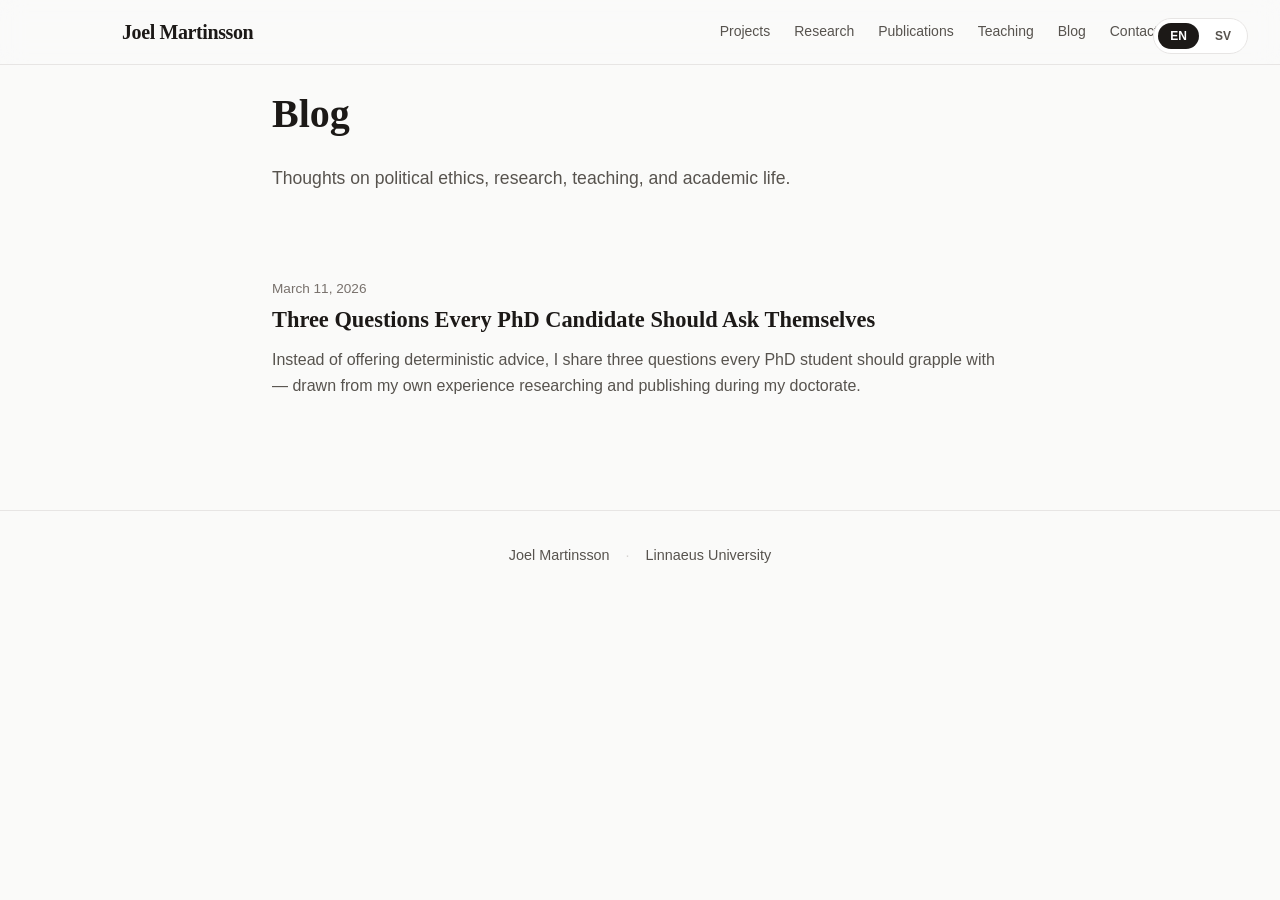
<file: blog/index.html>
<!DOCTYPE html>
<html lang="en">
<head>
    <meta charset="UTF-8">
    <meta name="viewport" content="width=device-width, initial-scale=1.0">
    <title>Blog — Joel Martinsson</title>
    <meta name="description" content="Blog posts by Joel Martinsson on political ethics, research, teaching, and academic life.">
    <link rel="canonical" href="https://joelmartinsson.org/blog/">
    <link rel="stylesheet" href="../style.css?v=20261109">
</head>
<body>
    <!-- Language Switcher -->
    <div class="lang-switcher">
        <button class="lang-btn active" data-lang="en">EN</button>
        <button class="lang-btn" data-lang="sv">SV</button>
    </div>

    <header class="site-header">
        <div class="container">
            <a href="../" class="site-title">Joel Martinsson</a>
            <nav class="main-nav">
                <a href="../#current" data-en="Projects" data-sv="Projekt">Projects</a>
                <a href="../#previous" data-en="Research" data-sv="Forskning">Research</a>
                <a href="../#publications" data-en="Publications" data-sv="Publikationer">Publications</a>
                <a href="../#teaching" data-en="Teaching" data-sv="Undervisning">Teaching</a>
                <a href="./" data-en="Blog" data-sv="Blogg">Blog</a>
                <a href="../#contact" data-en="Contact" data-sv="Kontakt">Contact</a>
            </nav>
        </div>
    </header>

    <main class="blog-page">
        <div class="blog-page-header">
            <h1 data-en="Blog" data-sv="Blogg">Blog</h1>
            <p data-en="Thoughts on political ethics, research, teaching, and academic life." data-sv="Tankar om politisk etik, forskning, undervisning och det akademiska livet.">Thoughts on political ethics, research, teaching, and academic life.</p>
        </div>

        <ul class="blog-list">
            <li class="blog-list-item">
                <a href="three-questions-phd.html">
                    <span class="blog-list-date">March 11, 2026</span>
                    <h2>Three Questions Every PhD Candidate Should Ask Themselves</h2>
                    <p class="blog-list-excerpt">Instead of offering deterministic advice, I share three questions every PhD student should grapple with — drawn from my own experience researching and publishing during my doctorate.</p>
                </a>
            </li>
        </ul>
    </main>

    <footer class="site-footer">
        <div class="container">
            <div class="footer-content">
                <span class="footer-name">Joel Martinsson</span>
                <span class="footer-divider">·</span>
                <a href="https://lnu.se/en/staff/joel.martinsson/" class="footer-link" target="_blank">Linnaeus University</a>
            </div>
        </div>
    </footer>

    <script src="../script.js?v=20261109"></script>
</body>
</html>
</file>
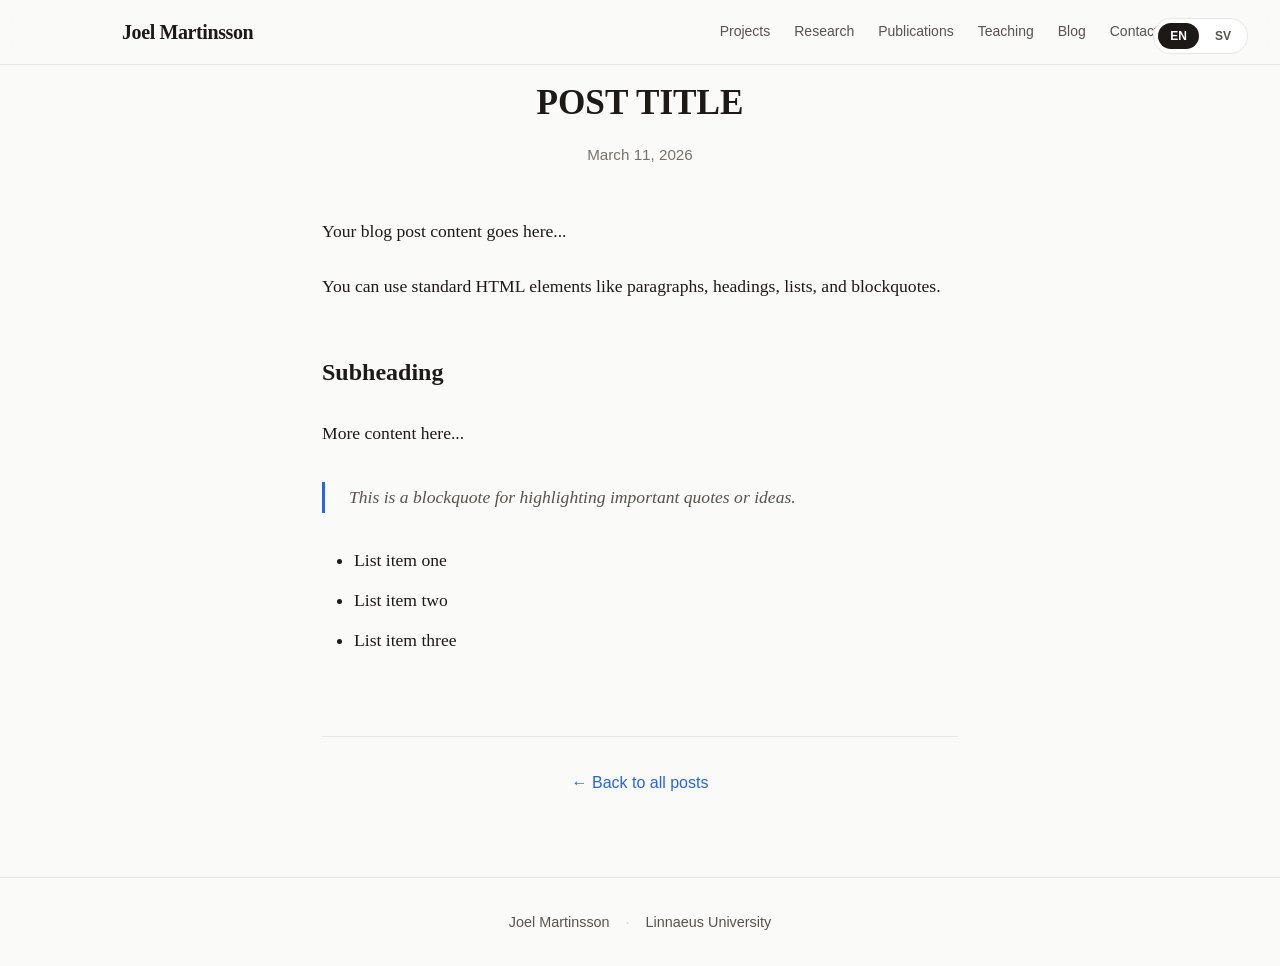
<file: blog/_template.html>
<!DOCTYPE html>
<html lang="en">
<head>
    <meta charset="UTF-8">
    <meta name="viewport" content="width=device-width, initial-scale=1.0">
    <title>POST TITLE — Joel Martinsson</title>
    <meta name="description" content="POST DESCRIPTION">
    <link rel="canonical" href="https://joelmartinsson.org/blog/POST-SLUG.html">

    <!-- Open Graph -->
    <meta property="og:type" content="article">
    <meta property="og:title" content="POST TITLE">
    <meta property="og:description" content="POST DESCRIPTION">
    <meta property="og:url" content="https://joelmartinsson.org/blog/POST-SLUG.html">

    <link rel="stylesheet" href="../style.css?v=20261109">
</head>
<body>
    <!-- Language Switcher -->
    <div class="lang-switcher">
        <button class="lang-btn active" data-lang="en">EN</button>
        <button class="lang-btn" data-lang="sv">SV</button>
    </div>

    <header class="site-header">
        <div class="container">
            <a href="../" class="site-title">Joel Martinsson</a>
            <nav class="main-nav">
                <a href="../#current" data-en="Projects" data-sv="Projekt">Projects</a>
                <a href="../#previous" data-en="Research" data-sv="Forskning">Research</a>
                <a href="../#publications" data-en="Publications" data-sv="Publikationer">Publications</a>
                <a href="../#teaching" data-en="Teaching" data-sv="Undervisning">Teaching</a>
                <a href="./" data-en="Blog" data-sv="Blogg">Blog</a>
                <a href="../#contact" data-en="Contact" data-sv="Kontakt">Contact</a>
            </nav>
        </div>
    </header>

    <article class="blog-post">
        <header class="blog-post-header">
            <h1>POST TITLE</h1>
            <p class="blog-post-date">March 11, 2026</p>
        </header>

        <div class="blog-post-content">
            <p>Your blog post content goes here...</p>

            <p>You can use standard HTML elements like paragraphs, headings, lists, and blockquotes.</p>

            <h2>Subheading</h2>

            <p>More content here...</p>

            <blockquote>
                This is a blockquote for highlighting important quotes or ideas.
            </blockquote>

            <ul>
                <li>List item one</li>
                <li>List item two</li>
                <li>List item three</li>
            </ul>
        </div>

        <footer class="blog-post-footer">
            <a href="./" class="blog-back-link" data-en="← Back to all posts" data-sv="← Tillbaka till alla inlägg">← Back to all posts</a>
        </footer>
    </article>

    <footer class="site-footer">
        <div class="container">
            <div class="footer-content">
                <span class="footer-name">Joel Martinsson</span>
                <span class="footer-divider">·</span>
                <a href="https://lnu.se/en/staff/joel.martinsson/" class="footer-link" target="_blank">Linnaeus University</a>
            </div>
        </div>
    </footer>

    <script src="../script.js?v=20261109"></script>
</body>
</html>
</file>
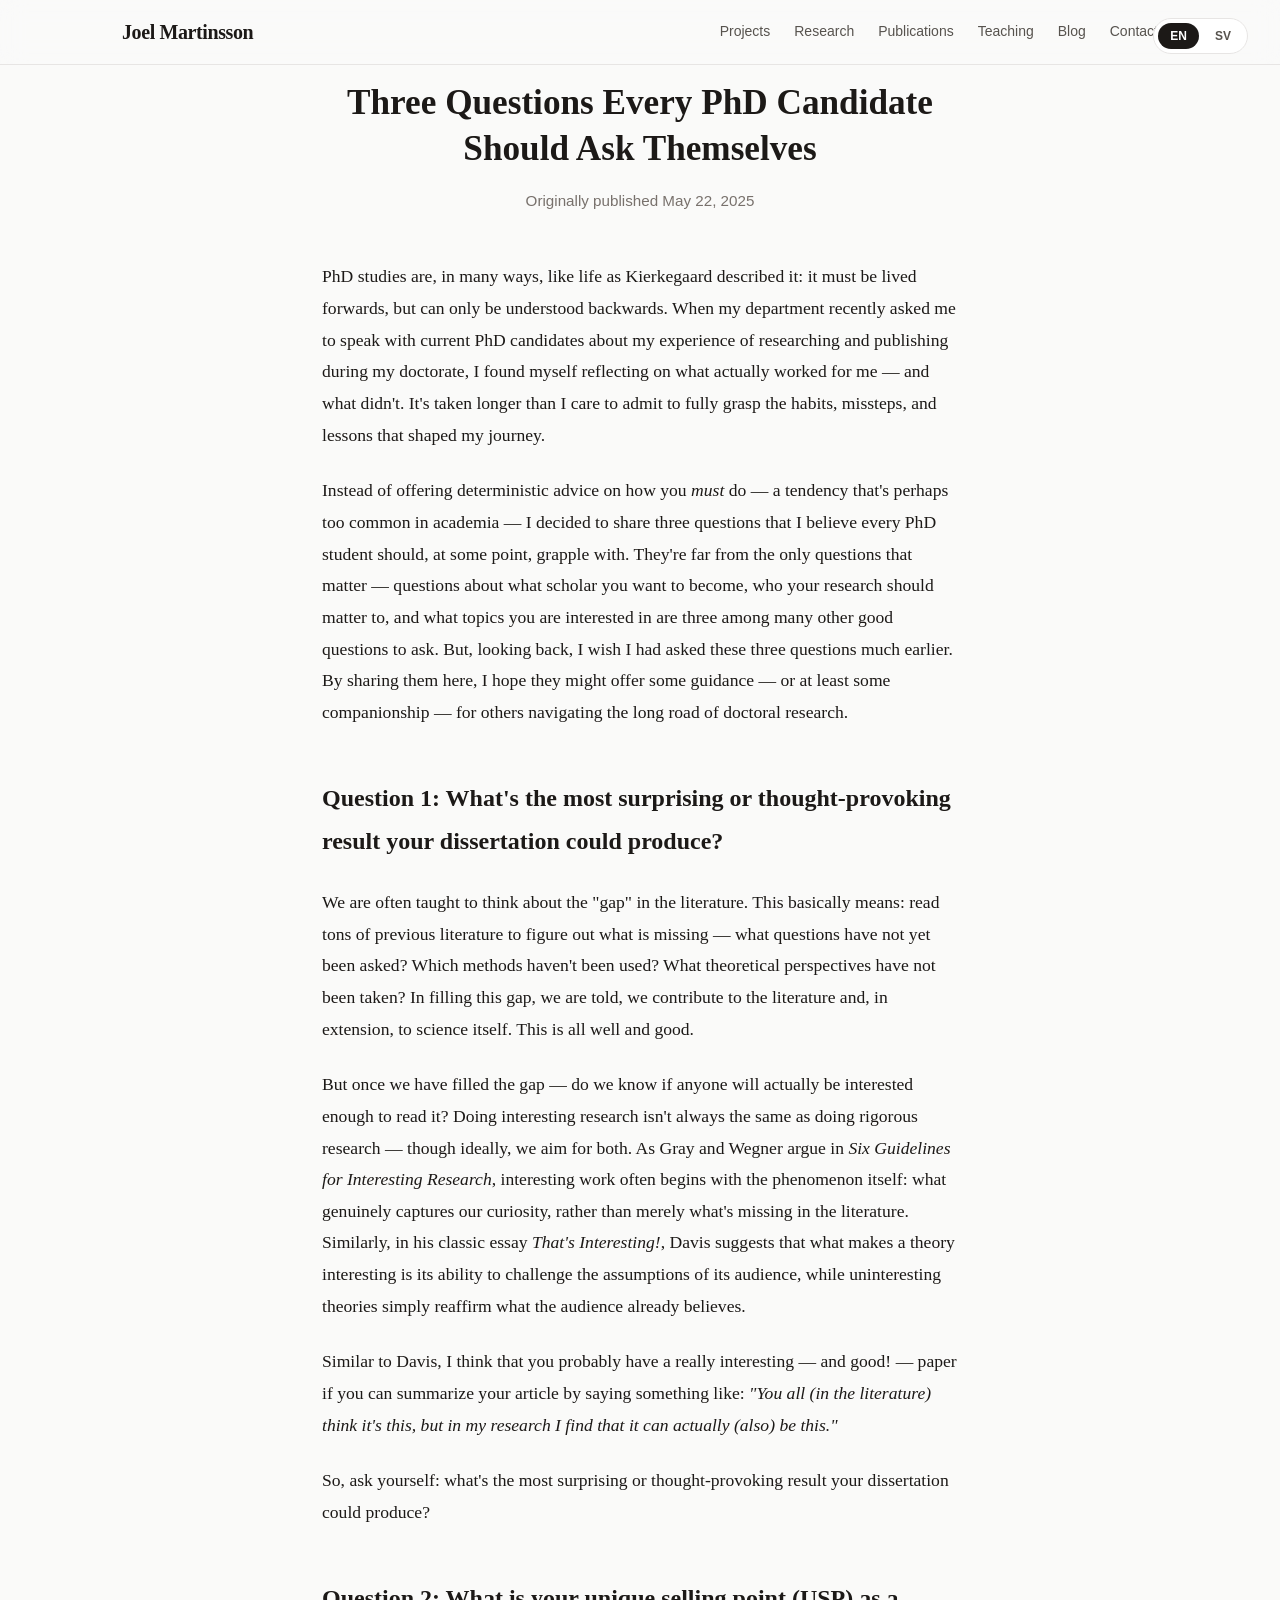
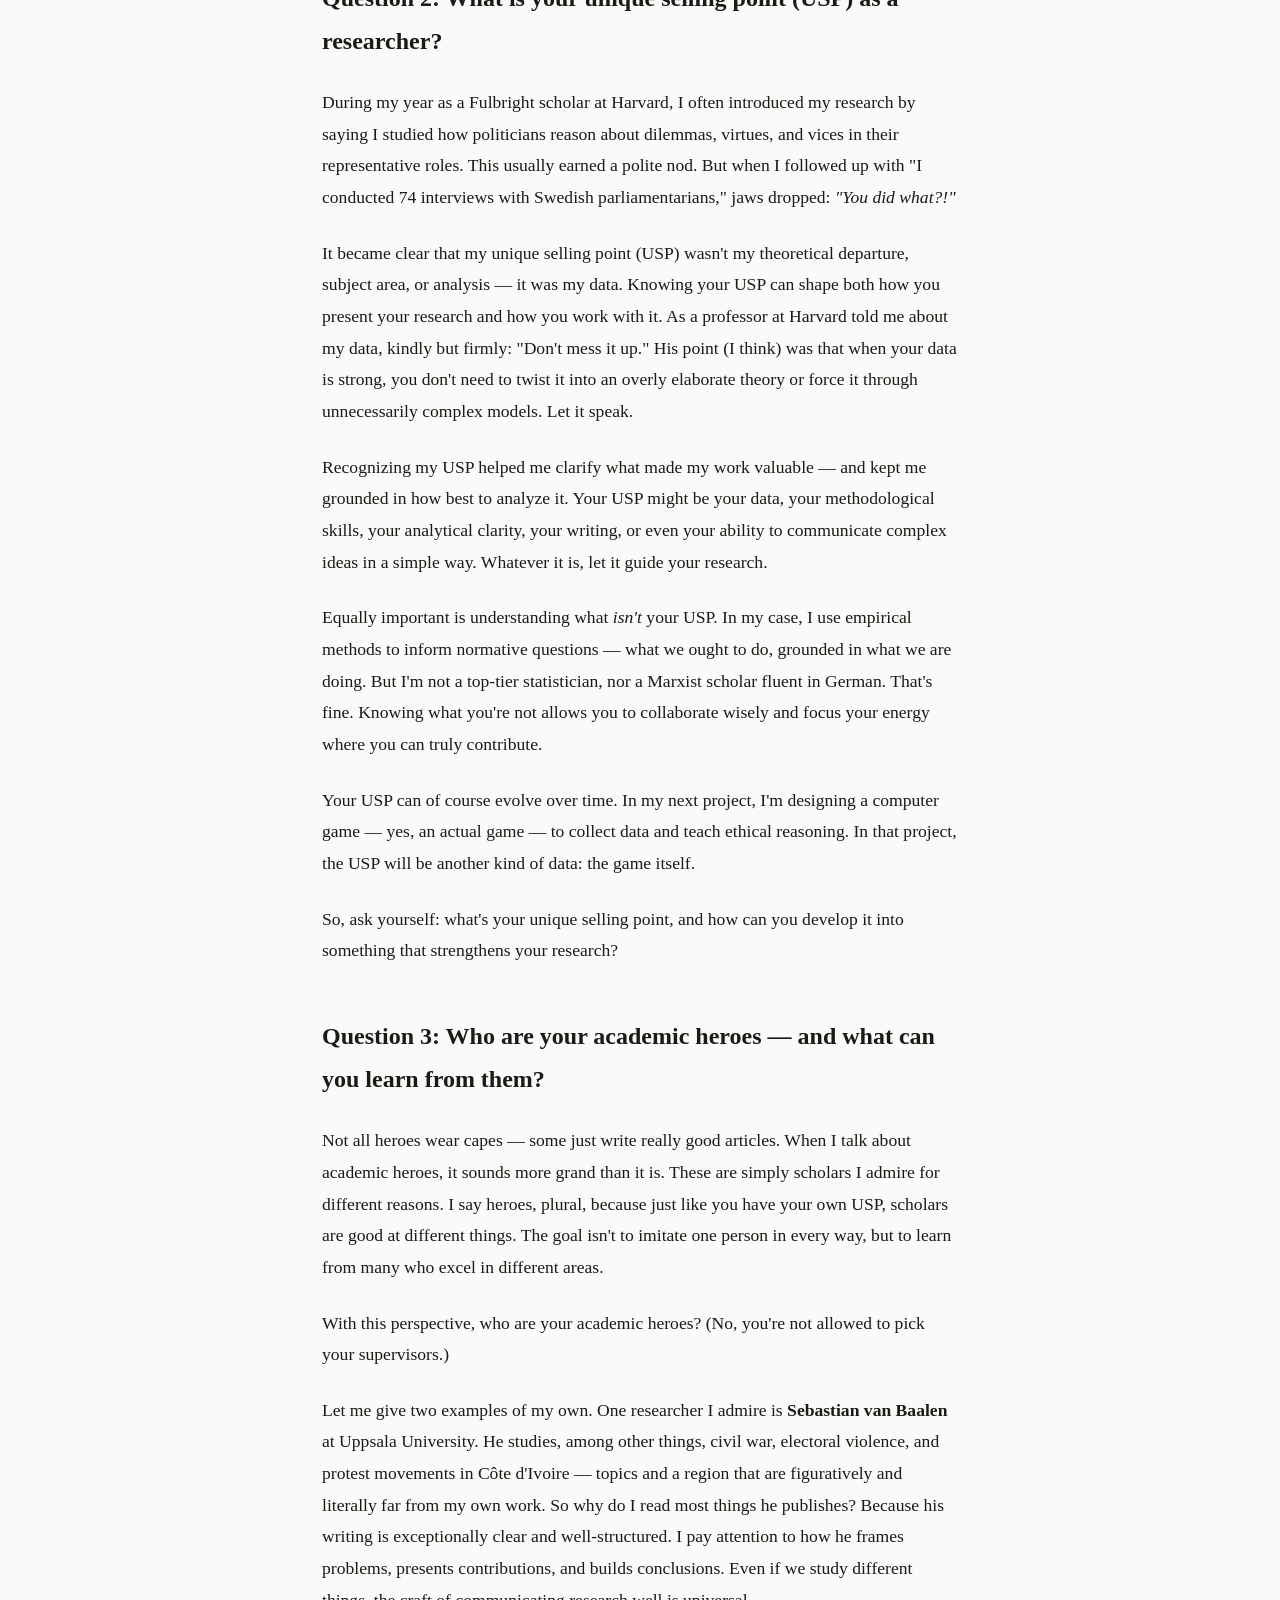
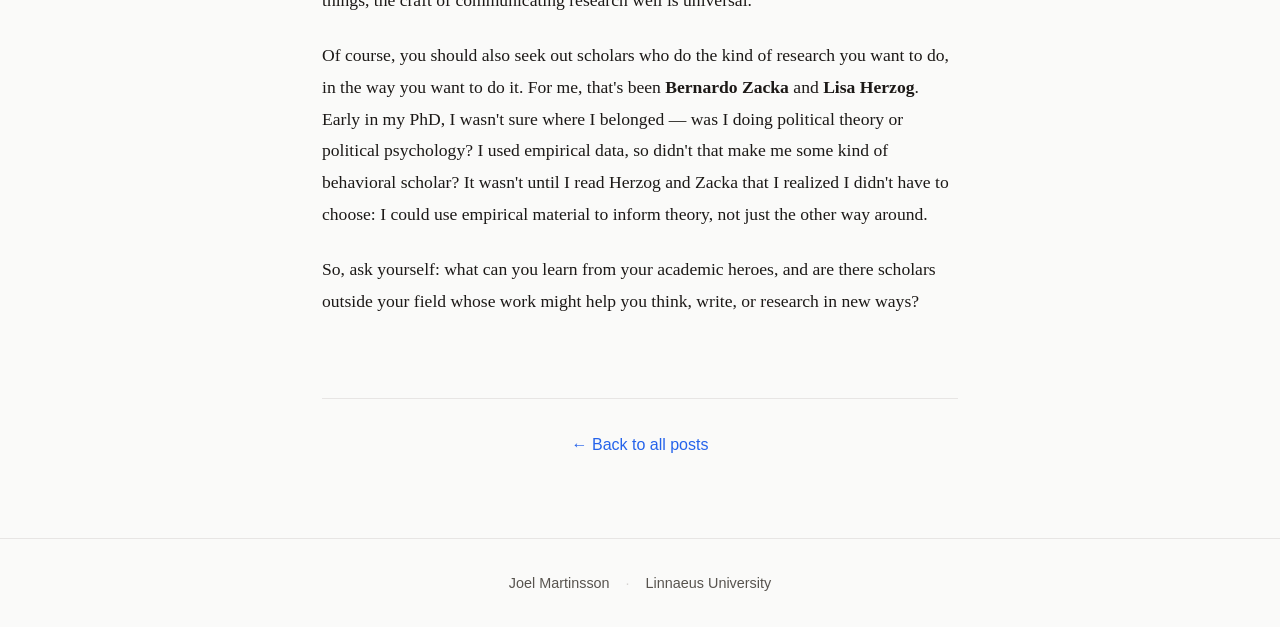
<file: blog/three-questions-phd.html>
<!DOCTYPE html>
<html lang="en">
<head>
    <meta charset="UTF-8">
    <meta name="viewport" content="width=device-width, initial-scale=1.0">
    <title>Three Questions Every PhD Candidate Should Ask Themselves — Joel Martinsson</title>
    <meta name="description" content="Instead of offering deterministic advice, Joel Martinsson shares three questions every PhD student should grapple with — drawn from his own experience researching and publishing during his doctorate.">
    <link rel="canonical" href="https://joelmartinsson.org/blog/three-questions-phd.html">

    <meta property="og:type" content="article">
    <meta property="og:title" content="Three Questions Every PhD Candidate Should Ask Themselves">
    <meta property="og:description" content="Instead of offering deterministic advice, Joel Martinsson shares three questions every PhD student should grapple with.">
    <meta property="og:url" content="https://joelmartinsson.org/blog/three-questions-phd.html">
    <meta property="article:published_time" content="2025-05-22">

    <link rel="stylesheet" href="../style.css?v=20261109">
</head>
<body>
    <div class="lang-switcher">
        <button class="lang-btn active" data-lang="en">EN</button>
        <button class="lang-btn" data-lang="sv">SV</button>
    </div>

    <header class="site-header">
        <div class="container">
            <a href="../" class="site-title">Joel Martinsson</a>
            <nav class="main-nav">
                <a href="../#current" data-en="Projects" data-sv="Projekt">Projects</a>
                <a href="../#previous" data-en="Research" data-sv="Forskning">Research</a>
                <a href="../#publications" data-en="Publications" data-sv="Publikationer">Publications</a>
                <a href="../#teaching" data-en="Teaching" data-sv="Undervisning">Teaching</a>
                <a href="./" data-en="Blog" data-sv="Blogg">Blog</a>
                <a href="../#contact" data-en="Contact" data-sv="Kontakt">Contact</a>
            </nav>
        </div>
    </header>

    <article class="blog-post">
        <header class="blog-post-header">
            <h1>Three Questions Every PhD Candidate Should Ask Themselves</h1>
            <p class="blog-post-date">Originally published May 22, 2025</p>
        </header>

        <div class="blog-post-content">
            <p>PhD studies are, in many ways, like life as Kierkegaard described it: it must be lived forwards, but can only be understood backwards. When my department recently asked me to speak with current PhD candidates about my experience of researching and publishing during my doctorate, I found myself reflecting on what actually worked for me — and what didn't. It's taken longer than I care to admit to fully grasp the habits, missteps, and lessons that shaped my journey.</p>

            <p>Instead of offering deterministic advice on how you <em>must</em> do — a tendency that's perhaps too common in academia — I decided to share three questions that I believe every PhD student should, at some point, grapple with. They're far from the only questions that matter — questions about what scholar you want to become, who your research should matter to, and what topics you are interested in are three among many other good questions to ask. But, looking back, I wish I had asked these three questions much earlier. By sharing them here, I hope they might offer some guidance — or at least some companionship — for others navigating the long road of doctoral research.</p>

            <h2>Question 1: What's the most surprising or thought-provoking result your dissertation could produce?</h2>

            <p>We are often taught to think about the "gap" in the literature. This basically means: read tons of previous literature to figure out what is missing — what questions have not yet been asked? Which methods haven't been used? What theoretical perspectives have not been taken? In filling this gap, we are told, we contribute to the literature and, in extension, to science itself. This is all well and good.</p>

            <p>But once we have filled the gap — do we know if anyone will actually be interested enough to read it? Doing interesting research isn't always the same as doing rigorous research — though ideally, we aim for both. As Gray and Wegner argue in <em>Six Guidelines for Interesting Research</em>, interesting work often begins with the phenomenon itself: what genuinely captures our curiosity, rather than merely what's missing in the literature. Similarly, in his classic essay <em>That's Interesting!</em>, Davis suggests that what makes a theory interesting is its ability to challenge the assumptions of its audience, while uninteresting theories simply reaffirm what the audience already believes.</p>

            <p>Similar to Davis, I think that you probably have a really interesting — and good! — paper if you can summarize your article by saying something like: <em>"You all (in the literature) think it's this, but in my research I find that it can actually (also) be this."</em></p>

            <p>So, ask yourself: what's the most surprising or thought-provoking result your dissertation could produce?</p>

            <h2>Question 2: What is your unique selling point (USP) as a researcher?</h2>

            <p>During my year as a Fulbright scholar at Harvard, I often introduced my research by saying I studied how politicians reason about dilemmas, virtues, and vices in their representative roles. This usually earned a polite nod. But when I followed up with "I conducted 74 interviews with Swedish parliamentarians," jaws dropped: <em>"You did what?!"</em></p>

            <p>It became clear that my unique selling point (USP) wasn't my theoretical departure, subject area, or analysis — it was my data. Knowing your USP can shape both how you present your research and how you work with it. As a professor at Harvard told me about my data, kindly but firmly: "Don't mess it up." His point (I think) was that when your data is strong, you don't need to twist it into an overly elaborate theory or force it through unnecessarily complex models. Let it speak.</p>

            <p>Recognizing my USP helped me clarify what made my work valuable — and kept me grounded in how best to analyze it. Your USP might be your data, your methodological skills, your analytical clarity, your writing, or even your ability to communicate complex ideas in a simple way. Whatever it is, let it guide your research.</p>

            <p>Equally important is understanding what <em>isn't</em> your USP. In my case, I use empirical methods to inform normative questions — what we ought to do, grounded in what we are doing. But I'm not a top-tier statistician, nor a Marxist scholar fluent in German. That's fine. Knowing what you're not allows you to collaborate wisely and focus your energy where you can truly contribute.</p>

            <p>Your USP can of course evolve over time. In my next project, I'm designing a computer game — yes, an actual game — to collect data and teach ethical reasoning. In that project, the USP will be another kind of data: the game itself.</p>

            <p>So, ask yourself: what's your unique selling point, and how can you develop it into something that strengthens your research?</p>

            <h2>Question 3: Who are your academic heroes — and what can you learn from them?</h2>

            <p>Not all heroes wear capes — some just write really good articles. When I talk about academic heroes, it sounds more grand than it is. These are simply scholars I admire for different reasons. I say heroes, plural, because just like you have your own USP, scholars are good at different things. The goal isn't to imitate one person in every way, but to learn from many who excel in different areas.</p>

            <p>With this perspective, who are your academic heroes? (No, you're not allowed to pick your supervisors.)</p>

            <p>Let me give two examples of my own. One researcher I admire is <strong>Sebastian van Baalen</strong> at Uppsala University. He studies, among other things, civil war, electoral violence, and protest movements in Côte d'Ivoire — topics and a region that are figuratively and literally far from my own work. So why do I read most things he publishes? Because his writing is exceptionally clear and well-structured. I pay attention to how he frames problems, presents contributions, and builds conclusions. Even if we study different things, the craft of communicating research well is universal.</p>

            <p>Of course, you should also seek out scholars who do the kind of research you want to do, in the way you want to do it. For me, that's been <strong>Bernardo Zacka</strong> and <strong>Lisa Herzog</strong>. Early in my PhD, I wasn't sure where I belonged — was I doing political theory or political psychology? I used empirical data, so didn't that make me some kind of behavioral scholar? It wasn't until I read Herzog and Zacka that I realized I didn't have to choose: I could use empirical material to inform theory, not just the other way around.</p>

            <p>So, ask yourself: what can you learn from your academic heroes, and are there scholars outside your field whose work might help you think, write, or research in new ways?</p>
        </div>

        <footer class="blog-post-footer">
            <a href="./" class="blog-back-link">← Back to all posts</a>
        </footer>
    </article>

    <footer class="site-footer">
        <div class="container">
            <div class="footer-content">
                <span class="footer-name">Joel Martinsson</span>
                <span class="footer-divider">·</span>
                <a href="https://lnu.se/en/staff/joel.martinsson/" class="footer-link" target="_blank">Linnaeus University</a>
            </div>
        </div>
    </footer>

    <script src="../script.js?v=20261109"></script>
</body>
</html>
</file>
<file: style.css>
/* ============================================
   Joel Martinsson - Academic Website
   Clean, Elegant Design
   ============================================ */

/* CSS Variables */
:root {
    --color-bg: #fafaf9;
    --color-bg-alt: #f5f5f4;
    --color-text: #1c1917;
    --color-text-muted: #57534e;
    --color-text-light: #78716c;
    --color-accent: #2563eb;
    --color-accent-light: #3b82f6;
    --color-border: #e7e5e4;
    --color-border-dark: #d6d3d1;
    --color-white: #ffffff;

    --font-sans: 'Inter', -apple-system, BlinkMacSystemFont, 'Segoe UI', sans-serif;
    --font-serif: 'Newsreader', Georgia, 'Times New Roman', serif;

    --space-xs: 0.5rem;
    --space-sm: 1rem;
    --space-md: 1.5rem;
    --space-lg: 2rem;
    --space-xl: 3rem;
    --space-2xl: 5rem;

    --max-width: 1100px;
    --radius: 8px;
    --radius-lg: 16px;

    --shadow-sm: 0 1px 2px rgba(0,0,0,0.05);
    --shadow-md: 0 4px 12px rgba(0,0,0,0.08);
    --shadow-lg: 0 8px 30px rgba(0,0,0,0.12);
}

/* Font Import */
@import url('https://fonts.googleapis.com/css2?family=Inter:wght@400;500;600;700&family=Newsreader:ital,wght@0,400;0,500;0,600;1,400&display=swap');

/* Reset */
*, *::before, *::after {
    box-sizing: border-box;
    margin: 0;
    padding: 0;
}

html {
    scroll-behavior: smooth;
    font-size: 16px;
}

body {
    font-family: var(--font-sans);
    background: var(--color-bg);
    color: var(--color-text);
    line-height: 1.7;
    -webkit-font-smoothing: antialiased;
}

/* Container */
.container {
    max-width: var(--max-width);
    margin: 0 auto;
    padding: 0 var(--space-lg);
}

/* ============================================
   Header
   ============================================ */
.site-header {
    position: fixed;
    top: 0;
    left: 0;
    right: 0;
    z-index: 100;
    background: rgba(250, 250, 249, 0.85);
    backdrop-filter: blur(12px);
    border-bottom: 1px solid var(--color-border);
}

.site-header .container {
    display: flex;
    justify-content: space-between;
    align-items: center;
    height: 64px;
}

.site-title {
    font-family: var(--font-serif);
    font-size: 1.25rem;
    font-weight: 600;
    color: var(--color-text);
    text-decoration: none;
    letter-spacing: -0.02em;
}

.main-nav {
    display: flex;
    gap: var(--space-md);
}

.main-nav a {
    font-size: 0.875rem;
    font-weight: 500;
    color: var(--color-text-muted);
    text-decoration: none;
    padding: var(--space-xs) 0;
    transition: color 0.2s;
}

.main-nav a:hover {
    color: var(--color-text);
}

/* ============================================
   Hero Section
   ============================================ */
.hero {
    padding: calc(64px + var(--space-2xl)) 0 var(--space-2xl);
    min-height: 85vh;
    display: flex;
    align-items: center;
}

.hero-grid {
    display: grid;
    grid-template-columns: 1.2fr 0.8fr;
    gap: var(--space-2xl);
    align-items: center;
}

.hero-eyebrow {
    font-size: 0.8rem;
    font-weight: 600;
    text-transform: uppercase;
    letter-spacing: 0.1em;
    color: var(--color-accent);
    margin-bottom: var(--space-sm);
}

.hero h1 {
    font-family: var(--font-serif);
    font-size: clamp(2.5rem, 5vw, 3.5rem);
    font-weight: 500;
    line-height: 1.15;
    letter-spacing: -0.03em;
    margin-bottom: var(--space-md);
    color: var(--color-text);
}

.hero-lead {
    font-size: 1.2rem;
    line-height: 1.7;
    color: var(--color-text);
    margin-bottom: var(--space-sm);
}

.hero-lead strong {
    color: var(--color-accent);
    font-weight: 600;
}

.hero-sub {
    font-size: 1rem;
    color: var(--color-text-muted);
    margin-bottom: var(--space-lg);
}

.hero-sub a {
    color: var(--color-accent);
    text-decoration: none;
    font-weight: 500;
}

.hero-sub a:hover {
    text-decoration: underline;
}

/* Hero Buttons */
.hero-links {
    display: flex;
    gap: var(--space-sm);
    margin-bottom: var(--space-lg);
}

.btn {
    display: inline-flex;
    align-items: center;
    gap: 0.5rem;
    padding: 0.75rem 1.5rem;
    font-size: 0.9rem;
    font-weight: 600;
    text-decoration: none;
    border-radius: var(--radius);
    transition: all 0.2s;
}

.btn-primary {
    background: var(--color-text);
    color: var(--color-white);
}

.btn-primary:hover {
    background: #292524;
    transform: translateY(-1px);
}

.btn-secondary {
    background: var(--color-white);
    color: var(--color-text);
    border: 1px solid var(--color-border-dark);
}

.btn-secondary:hover {
    background: var(--color-bg-alt);
    border-color: var(--color-text-light);
}

/* Hero Social Links */
.hero-social {
    display: flex;
    gap: var(--space-sm);
}

.social-link {
    display: flex;
    align-items: center;
    justify-content: center;
    width: 40px;
    height: 40px;
    border-radius: 50%;
    background: var(--color-white);
    border: 1px solid var(--color-border);
    color: var(--color-text-muted);
    transition: all 0.2s;
}

.social-link:hover {
    background: var(--color-text);
    color: var(--color-white);
    border-color: var(--color-text);
}

/* Hero Image */
.hero-image {
    position: relative;
}

.image-frame {
    position: relative;
    width: 100%;
    max-width: 380px;
    aspect-ratio: 3 / 4;
    border-radius: var(--radius-lg);
    overflow: hidden;
    box-shadow: var(--shadow-lg);
}

.profile-photo {
    width: 100%;
    height: 100%;
    object-fit: cover;
    object-position: center 15%;
}

.hero-badge {
    position: absolute;
    bottom: -12px;
    left: 50%;
    transform: translateX(-50%);
    display: flex;
    align-items: center;
    gap: 0.5rem;
    background: var(--color-white);
    padding: 0.6rem 1rem;
    border-radius: 50px;
    box-shadow: var(--shadow-md);
    font-size: 0.85rem;
    font-weight: 500;
    color: var(--color-text-muted);
    white-space: nowrap;
}

.badge-icon {
    font-size: 1rem;
}

/* ============================================
   Sections
   ============================================ */
.section {
    padding: var(--space-2xl) 0;
}

.section-alt {
    background: var(--color-bg-alt);
}

.section-featured {
    /* Project palette: Saving of Swedovia (blue) by default */
    --feat-bg-from: #1e3a5f;
    --feat-bg-to: #0f172a;
    --feat-accent: #60a5fa;
    --feat-accent-soft: #93c5fd;
    --feat-accent-rgb: 147, 197, 253;
    --feat-highlight: #93c5fd;
    --feat-highlight-rgb: 147, 197, 253;
    background: linear-gradient(135deg, var(--feat-bg-from) 0%, var(--feat-bg-to) 100%);
    color: var(--color-white);
}

/* Herd & Homeland: forest and moss green with a deep-yellow detail,
   matching the project's own website */
.section-herd {
    --feat-bg-from: #28473a;
    --feat-bg-to: #15291f;
    --feat-accent: #8fbf9f;
    --feat-accent-soft: #b9d3bf;
    --feat-accent-rgb: 185, 211, 191;
    --feat-highlight: #e3bc4e;
    --feat-highlight-rgb: 227, 188, 78;
}

.section-label {
    font-size: 0.75rem;
    font-weight: 700;
    text-transform: uppercase;
    letter-spacing: 0.15em;
    color: var(--color-accent);
    margin-bottom: var(--space-sm);
}

.section-featured .section-label {
    color: var(--feat-accent);
}

.section-header {
    text-align: center;
    margin-bottom: var(--space-xl);
}

.section-header h2 {
    font-family: var(--font-serif);
    font-size: clamp(1.75rem, 4vw, 2.5rem);
    font-weight: 500;
    letter-spacing: -0.02em;
    margin-bottom: var(--space-xs);
}

.section-description {
    font-size: 1.1rem;
    color: var(--color-text-muted);
}

/* ============================================
   Featured Project (Saving of Swedovia)
   ============================================ */
.featured-project {
    max-width: 900px;
    margin: 0 auto;
}

.project-header {
    text-align: center;
    margin-bottom: var(--space-xl);
}

.project-tag {
    display: inline-block;
    padding: 0.4rem 1rem;
    background: rgba(var(--feat-accent-rgb), 0.18);
    color: var(--feat-accent-soft);
    font-size: 0.75rem;
    font-weight: 600;
    text-transform: uppercase;
    letter-spacing: 0.1em;
    border-radius: 50px;
    margin-bottom: var(--space-md);
}

.featured-project h2 {
    font-family: var(--font-serif);
    font-size: clamp(2rem, 5vw, 3rem);
    font-weight: 500;
    letter-spacing: -0.02em;
    margin-bottom: var(--space-sm);
}

.project-subtitle {
    font-size: 1.2rem;
    color: rgba(255, 255, 255, 0.7);
}

.project-content {
    display: grid;
    grid-template-columns: 1fr 280px;
    gap: var(--space-xl);
}

.project-description {
    font-size: 1.05rem;
    line-height: 1.8;
    color: rgba(255, 255, 255, 0.9);
}

.project-description p {
    margin-bottom: var(--space-md);
}

/* Links on the dark featured background — never default blue/purple */
.project-description a,
.project-description a:visited,
.project-meta a,
.project-meta a:visited {
    color: var(--feat-accent-soft);
    text-decoration: none;
    border-bottom: 1px solid rgba(var(--feat-accent-rgb), 0.4);
    transition: color 0.2s, border-color 0.2s;
}

.project-description a:hover,
.project-meta a:hover {
    color: var(--color-white);
    border-bottom-color: var(--color-white);
}

/* Project website call-to-action */
.project-site-link {
    display: flex;
    align-items: center;
    justify-content: space-between;
    flex-wrap: wrap;
    gap: var(--space-md);
    margin-top: var(--space-xl);
    padding: var(--space-md) var(--space-lg);
    background:
        linear-gradient(120deg, rgba(var(--feat-accent-rgb), 0.16), rgba(var(--feat-accent-rgb), 0.04));
    border: 1px solid rgba(var(--feat-accent-rgb), 0.35);
    border-radius: var(--radius-lg);
    text-decoration: none;
    transition: background 0.25s ease, border-color 0.25s ease, transform 0.25s ease;
}

.project-site-link:hover,
.project-site-link:focus-visible {
    background:
        linear-gradient(120deg, rgba(var(--feat-accent-rgb), 0.26), rgba(var(--feat-accent-rgb), 0.08));
    border-color: rgba(var(--feat-accent-rgb), 0.7);
    transform: translateY(-2px);
}

/* Override the generic dark-background link rule above */
.project-description a.project-site-link,
.project-description a.project-site-link:visited {
    border-bottom: 1px solid rgba(var(--feat-accent-rgb), 0.35);
}
.project-description a.project-site-link:hover {
    border-bottom-color: rgba(var(--feat-accent-rgb), 0.7);
}

.project-site-text {
    display: flex;
    flex-direction: column;
    gap: 0.2rem;
    line-height: 1.35;
    min-width: 0;
    flex: 1 1 220px;
}

.project-site-eyebrow {
    font-size: 0.7rem;
    font-weight: 600;
    text-transform: uppercase;
    letter-spacing: 0.12em;
    color: var(--feat-accent);
}

.project-site-text strong {
    font-family: var(--font-serif);
    font-size: 1.45rem;
    font-weight: 500;
    letter-spacing: -0.01em;
    color: var(--color-white);
}

.project-site-lead {
    font-size: 0.9rem;
    color: rgba(255, 255, 255, 0.7);
}

.project-site-button {
    display: inline-flex;
    align-items: center;
    gap: 0.4rem;
    padding: 0.65rem 1.2rem;
    border-radius: 50px;
    background: var(--feat-accent-soft);
    color: var(--feat-bg-to);
    font-size: 0.9rem;
    font-weight: 600;
    white-space: nowrap;
    transition: background 0.25s ease;
}

.project-site-button svg {
    transition: transform 0.25s ease;
}

.project-site-link:hover .project-site-button {
    background: var(--color-white);
}

.project-site-link:hover .project-site-button svg {
    transform: translate(2px, -2px);
}

.project-description h3 {
    font-size: 1rem;
    font-weight: 600;
    text-transform: uppercase;
    letter-spacing: 0.05em;
    margin-top: var(--space-lg);
    margin-bottom: var(--space-sm);
    color: rgba(255, 255, 255, 0.8);
}

.project-description ul {
    list-style: none;
    padding: 0;
}

.project-description li {
    position: relative;
    padding-left: 1.5rem;
    margin-bottom: 0.75rem;
    color: rgba(255, 255, 255, 0.85);
}

.project-description li::before {
    content: "";
    position: absolute;
    left: 0;
    top: 0.65rem;
    width: 6px;
    height: 6px;
    background: var(--feat-accent);
    border-radius: 50%;
}

/* Project phases timeline (both projects) */
.phase-list {
    list-style: none;
    padding: 0;
    margin: 0;
    position: relative;
}

.phase-list::before {
    content: "";
    position: absolute;
    left: 7px;
    top: 0.6rem;
    bottom: 0.6rem;
    width: 2px;
    background: rgba(var(--feat-accent-rgb), 0.3);
}

.project-description .phase {
    position: relative;
    padding: 0 0 var(--space-lg) 2.5rem;
    margin: 0;
}

.project-description .phase:last-child {
    padding-bottom: 0;
}

.project-description .phase::before {
    content: "";
    position: absolute;
    left: 0;
    top: 0.3rem;
    width: 16px;
    height: 16px;
    border-radius: 50%;
    background: var(--feat-bg-to);
    border: 2px solid var(--feat-accent);
}

.project-description .phase.is-current::before {
    background: var(--feat-highlight);
    border-color: var(--feat-highlight);
    box-shadow: 0 0 0 5px rgba(var(--feat-highlight-rgb), 0.25);
}

.project-description .phase.is-done::before {
    background: var(--feat-accent) url("data:image/svg+xml,%3Csvg xmlns='http://www.w3.org/2000/svg' viewBox='0 0 24 24' fill='none' stroke='%23ffffff' stroke-width='4' stroke-linecap='round' stroke-linejoin='round'%3E%3Cpolyline points='20 6 9 17 4 12'/%3E%3C/svg%3E") center / 10px no-repeat;
}

.project-description .phase.is-done h4,
.project-description .phase.is-done p {
    opacity: 0.75;
}

.phase-status {
    color: rgba(255, 255, 255, 0.5);
}

.phase-meta {
    display: flex;
    flex-wrap: wrap;
    align-items: center;
    gap: 0.35rem 0.75rem;
    font-size: 0.75rem;
    font-weight: 600;
    text-transform: uppercase;
    letter-spacing: 0.1em;
    line-height: 1.6;
}

.phase-num {
    color: var(--feat-accent);
}

.phase-time {
    color: rgba(255, 255, 255, 0.55);
    font-variant-numeric: tabular-nums;
}

.phase-badge {
    padding: 0.1rem 0.6rem;
    border-radius: 50px;
    background: var(--feat-highlight);
    color: var(--feat-bg-to);
    letter-spacing: 0.08em;
}

.project-description .phase h4 {
    margin: 0.3rem 0 0.25rem;
    font-family: var(--font-serif);
    font-size: 1.3rem;
    font-weight: 500;
    line-height: 1.3;
    color: var(--color-white);
}

.project-description .phase p {
    margin: 0;
    font-size: 0.98rem;
    line-height: 1.65;
    color: rgba(255, 255, 255, 0.78);
}

.project-note {
    padding: var(--space-md);
    background: rgba(255, 255, 255, 0.05);
    border-left: 3px solid var(--feat-accent);
    border-radius: 0 var(--radius) var(--radius) 0;
    font-size: 0.95rem;
}

/* Project Meta Cards */
.project-content {
    display: grid;
    grid-template-columns: 1fr 280px;
    gap: var(--space-xl);
    align-items: start;
}

.project-meta {
    display: flex;
    flex-direction: column;
    gap: var(--space-sm);
    position: sticky;
    top: var(--space-lg);
}

.meta-card {
    background: rgba(255, 255, 255, 0.08);
    border: 1px solid rgba(255, 255, 255, 0.1);
    border-radius: var(--radius);
    padding: var(--space-md);
    text-align: left;
}

.meta-card a {
    color: rgba(255, 255, 255, 0.9);
    text-decoration: none;
}

.meta-card a:hover {
    color: white;
    text-decoration: underline;
}

.meta-label {
    display: block;
    font-size: 0.7rem;
    font-weight: 600;
    text-transform: uppercase;
    letter-spacing: 0.1em;
    color: rgba(255, 255, 255, 0.5);
    margin-bottom: 0.25rem;
}

.meta-value {
    font-size: 0.9rem;
    font-weight: 500;
    color: rgba(255, 255, 255, 0.9);
    line-height: 1.4;
}

/* ============================================
   Previous Work Section
   ============================================ */
.work-grid {
    display: grid;
    grid-template-columns: repeat(3, 1fr);
    gap: var(--space-lg);
}

.work-card {
    background: var(--color-white);
    border: 1px solid var(--color-border);
    border-radius: var(--radius-lg);
    padding: var(--space-lg);
    transition: all 0.3s ease;
}

.work-card:hover {
    border-color: var(--color-border-dark);
    box-shadow: var(--shadow-md);
    transform: translateY(-4px);
}

.work-card-featured {
    grid-column: span 1;
    background: linear-gradient(135deg, #fef3c7 0%, #fef9c3 100%);
    border-color: #fcd34d;
}

.work-card-featured:hover {
    border-color: #f59e0b;
}

.work-type {
    font-size: 0.7rem;
    font-weight: 700;
    text-transform: uppercase;
    letter-spacing: 0.1em;
    color: var(--color-accent);
    margin-bottom: var(--space-sm);
}

.work-card-featured .work-type {
    color: #b45309;
}

.work-card h3 {
    font-family: var(--font-serif);
    font-size: 1.3rem;
    font-weight: 500;
    line-height: 1.3;
    margin-bottom: 0.5rem;
}

.work-subtitle {
    font-size: 0.9rem;
    color: var(--color-text-muted);
    margin-bottom: var(--space-sm);
    font-style: italic;
}

.work-card p {
    font-size: 0.95rem;
    color: var(--color-text-muted);
    margin-bottom: var(--space-sm);
}

.work-card blockquote {
    font-family: var(--font-serif);
    font-style: italic;
    font-size: 0.95rem;
    color: var(--color-text-muted);
    padding-left: var(--space-md);
    border-left: 2px solid var(--color-accent);
    margin: var(--space-md) 0;
}

/* Work Stats */
.work-stats {
    display: flex;
    gap: var(--space-lg);
    margin: var(--space-md) 0;
}

.stat {
    display: flex;
    flex-direction: column;
}

.stat-number {
    font-size: 2rem;
    font-weight: 700;
    color: var(--color-text);
    line-height: 1;
}

.stat-label {
    font-size: 0.75rem;
    text-transform: uppercase;
    letter-spacing: 0.05em;
    color: var(--color-text-muted);
}

.work-link {
    display: inline-flex;
    align-items: center;
    font-size: 0.9rem;
    font-weight: 600;
    color: var(--color-accent);
    text-decoration: none;
    margin-top: auto;
}

.work-link:hover {
    text-decoration: underline;
}

/* Work Themes */
.work-themes {
    list-style: none;
    padding: 0;
    display: flex;
    flex-wrap: wrap;
    gap: 0.5rem;
    margin-top: var(--space-sm);
}

.work-themes li {
    font-size: 0.8rem;
    padding: 0.35rem 0.75rem;
    background: var(--color-bg-alt);
    border-radius: 50px;
    color: var(--color-text-muted);
}

/* ============================================
   Publications Section
   ============================================ */
.publications-list {
    max-width: 800px;
    margin: 0 auto;
}

.pub-item {
    display: grid;
    grid-template-columns: 60px 1fr;
    gap: var(--space-md);
    padding: var(--space-lg) 0;
    border-bottom: 1px solid var(--color-border);
}

.pub-item:first-child {
    padding-top: 0;
}

.pub-item:last-child {
    border-bottom: none;
}

.pub-featured {
    background: var(--color-white);
    margin: var(--space-md) calc(-1 * var(--space-md));
    padding: var(--space-lg) var(--space-md);
    border-radius: var(--radius);
    border: 1px solid var(--color-border);
    border-left: 4px solid var(--color-accent);
}

.pub-year {
    font-size: 0.85rem;
    font-weight: 600;
    color: var(--color-text-light);
}

.pub-content h3 {
    font-family: var(--font-serif);
    font-size: 1.1rem;
    font-weight: 500;
    line-height: 1.4;
    margin-bottom: 0.5rem;
}

.pub-content h3 a {
    color: var(--color-text);
    text-decoration: none;
}

.pub-content h3 a:hover {
    color: var(--color-accent);
}

.pub-venue {
    font-size: 0.9rem;
    color: var(--color-text-muted);
    margin-bottom: 0.5rem;
}

.pub-coauthor {
    font-size: 0.85rem;
    color: var(--color-text-light);
    font-style: italic;
    margin-bottom: 0.5rem;
}

.pub-links {
    display: flex;
    gap: var(--space-sm);
    margin-top: var(--space-xs);
}

.pub-links a {
    font-size: 0.8rem;
    font-weight: 600;
    color: var(--color-accent);
    text-decoration: none;
    padding: 0.25rem 0.75rem;
    background: rgba(37, 99, 235, 0.08);
    border-radius: var(--radius);
    transition: all 0.2s;
}

.pub-links a:hover {
    background: var(--color-accent);
    color: var(--color-white);
}

.publications-cta {
    text-align: center;
    margin-top: var(--space-xl);
}

/* ============================================
   Contact Section
   ============================================ */
.contact-grid {
    display: grid;
    grid-template-columns: 1fr 1fr;
    gap: var(--space-2xl);
    align-items: start;
}

.contact-info h2 {
    font-family: var(--font-serif);
    font-size: 2rem;
    font-weight: 500;
    margin-bottom: var(--space-sm);
}

.contact-info > p {
    font-size: 1.05rem;
    color: var(--color-text-muted);
    margin-bottom: var(--space-lg);
}

.contact-details {
    display: flex;
    flex-direction: column;
    gap: var(--space-md);
}

.contact-item {
    display: flex;
    align-items: flex-start;
    gap: var(--space-sm);
    text-decoration: none;
    color: inherit;
    padding: var(--space-md);
    background: var(--color-white);
    border: 1px solid var(--color-border);
    border-radius: var(--radius);
    transition: all 0.2s;
}

.contact-item:hover {
    border-color: var(--color-border-dark);
    box-shadow: var(--shadow-sm);
}

.contact-icon {
    font-size: 1.25rem;
}

.contact-item strong {
    display: block;
    font-size: 0.8rem;
    text-transform: uppercase;
    letter-spacing: 0.05em;
    color: var(--color-text-muted);
    margin-bottom: 0.25rem;
}

.contact-item span {
    font-size: 0.95rem;
    color: var(--color-text);
}

/* Social Cards */
.contact-social h3 {
    font-size: 1rem;
    font-weight: 600;
    margin-bottom: var(--space-md);
    color: var(--color-text-muted);
}

.social-cards {
    display: grid;
    grid-template-columns: repeat(2, 1fr);
    gap: var(--space-sm);
}

.social-card {
    display: flex;
    align-items: center;
    gap: var(--space-sm);
    padding: var(--space-md);
    background: var(--color-white);
    border: 1px solid var(--color-border);
    border-radius: var(--radius);
    text-decoration: none;
    transition: all 0.2s;
}

.social-card:hover {
    border-color: var(--color-border-dark);
    box-shadow: var(--shadow-md);
    transform: translateY(-2px);
}

.social-card-icon {
    display: flex;
    align-items: center;
    justify-content: center;
    width: 44px;
    height: 44px;
    border-radius: var(--radius);
    color: white;
    flex-shrink: 0;
}

.social-card-icon.bluesky {
    background: #0085ff;
}

.social-card-icon.linkedin {
    background: #0077b5;
}

.social-card-icon.scholar {
    background: #4285f4;
}

.social-card-icon.university {
    background: var(--color-text);
    font-size: 0.75rem;
    font-weight: 700;
    letter-spacing: 0.05em;
}

.social-card-info strong {
    display: block;
    font-size: 0.9rem;
    color: var(--color-text);
}

.social-card-info span {
    font-size: 0.8rem;
    color: var(--color-text-muted);
}

/* ============================================
   Footer
   ============================================ */
.site-footer {
    padding: var(--space-lg) 0;
    border-top: 1px solid var(--color-border);
}

.footer-content {
    display: flex;
    justify-content: center;
    align-items: center;
    gap: var(--space-sm);
    font-size: 0.9rem;
    color: var(--color-text-muted);
}

.footer-name {
    font-weight: 500;
}

.footer-divider {
    color: var(--color-border-dark);
}

/* ============================================
   Responsive Design
   ============================================ */
@media (max-width: 900px) {
    .hero-grid {
        grid-template-columns: 1fr;
        text-align: center;
    }

    .hero-image {
        order: -1;
        display: flex;
        flex-direction: column;
        align-items: center;
    }

    .image-frame {
        max-width: 280px;
    }

    .hero-links,
    .hero-social {
        justify-content: center;
    }

    .project-content {
        grid-template-columns: 1fr;
    }

    .project-content {
        grid-template-columns: 1fr;
    }

    .project-meta {
        flex-direction: row;
        flex-wrap: wrap;
        position: static;
    }

    .meta-card {
        flex: 1;
        min-width: 200px;
    }

    .work-grid {
        grid-template-columns: 1fr;
    }

    .work-card-featured {
        grid-column: span 1;
    }

    .contact-grid {
        grid-template-columns: 1fr;
    }

    .social-cards {
        grid-template-columns: 1fr;
    }
}

@media (max-width: 600px) {
    :root {
        --space-lg: 1.5rem;
        --space-xl: 2rem;
        --space-2xl: 3rem;
    }

    .main-nav {
        display: none;
    }

    .hero {
        min-height: auto;
        padding-top: calc(64px + var(--space-xl));
    }

    .pub-item {
        grid-template-columns: 1fr;
    }

    .pub-year {
        margin-bottom: 0.25rem;
    }
}

/* ============================================
   Animations
   ============================================ */
@keyframes fadeIn {
    from {
        opacity: 0;
        transform: translateY(20px);
    }
    to {
        opacity: 1;
        transform: translateY(0);
    }
}

.hero-content,
.hero-image {
    animation: fadeIn 0.6s ease-out forwards;
}

.hero-image {
    animation-delay: 0.15s;
}

/* Subtle hover states */
.work-card,
.social-card,
.contact-item {
    transition: transform 0.2s ease, box-shadow 0.2s ease, border-color 0.2s ease;
}

/* ============================================
   Language Switcher
   ============================================ */
.lang-switcher {
    position: fixed;
    top: 18px;
    right: var(--space-lg);
    z-index: 101;
    display: flex;
    gap: 4px;
    background: var(--color-white);
    border: 1px solid var(--color-border);
    border-radius: 50px;
    padding: 4px;
}

.lang-btn {
    padding: 6px 12px;
    font-size: 0.75rem;
    font-weight: 600;
    color: var(--color-text-muted);
    background: transparent;
    border: none;
    border-radius: 50px;
    cursor: pointer;
    transition: all 0.2s;
}

.lang-btn:hover {
    color: var(--color-text);
}

.lang-btn.active {
    background: var(--color-text);
    color: var(--color-white);
}

/* ============================================
   Swedovia Image
   ============================================ */
.swedovia-image-container {
    margin: var(--space-xl) 0;
    border-radius: var(--radius-lg);
    overflow: hidden;
    box-shadow: var(--shadow-lg);
}

.swedovia-image {
    width: 100%;
    height: auto;
    object-fit: contain;
    display: block;
}

.swedovia-placeholder {
    display: flex;
    flex-direction: column;
    align-items: center;
    justify-content: center;
    background: rgba(255, 255, 255, 0.1);
    border: 2px dashed rgba(255, 255, 255, 0.3);
    border-radius: var(--radius-lg);
    padding: var(--space-2xl);
    text-align: center;
}

.swedovia-placeholder span {
    font-size: 4rem;
    margin-bottom: var(--space-sm);
}

.swedovia-placeholder p {
    font-size: 1.2rem;
    font-weight: 600;
    color: rgba(255, 255, 255, 0.9);
    margin-bottom: var(--space-xs);
}

.swedovia-placeholder small {
    font-size: 0.85rem;
    color: rgba(255, 255, 255, 0.5);
}

/* ============================================
   Swedovia Contact Form
   ============================================ */
.swedovia-contact {
    margin-top: var(--space-2xl);
    padding: var(--space-xl);
    background: rgba(255, 255, 255, 0.08);
    border: 1px solid rgba(255, 255, 255, 0.15);
    border-radius: var(--radius-lg);
}

.swedovia-contact h3 {
    font-family: var(--font-serif);
    font-size: 1.5rem;
    font-weight: 500;
    margin-bottom: var(--space-sm);
    color: var(--color-white);
}

.swedovia-contact > p {
    color: rgba(255, 255, 255, 0.7);
    margin-bottom: var(--space-lg);
}

.contact-form {
    display: flex;
    flex-direction: column;
    gap: var(--space-md);
}

.form-row {
    display: grid;
    grid-template-columns: 1fr 1fr;
    gap: var(--space-md);
}

.form-group {
    display: flex;
    flex-direction: column;
    gap: 0.5rem;
}

.form-group label {
    font-size: 0.85rem;
    font-weight: 600;
    color: rgba(255, 255, 255, 0.8);
}

.form-group input,
.form-group select,
.form-group textarea {
    padding: 0.75rem 1rem;
    font-family: var(--font-sans);
    font-size: 0.95rem;
    color: var(--color-text);
    background: var(--color-white);
    border: 1px solid var(--color-border);
    border-radius: var(--radius);
    transition: border-color 0.2s, box-shadow 0.2s;
}

.form-group input:focus,
.form-group select:focus,
.form-group textarea:focus {
    outline: none;
    border-color: var(--color-accent);
    box-shadow: 0 0 0 3px rgba(37, 99, 235, 0.1);
}

.form-group textarea {
    resize: vertical;
    min-height: 100px;
}

.btn-form {
    align-self: flex-start;
    padding: 0.85rem 2rem;
    font-size: 0.95rem;
    font-weight: 600;
    color: #1e3a5f;
    background: var(--color-white);
    border: none;
    border-radius: var(--radius);
    cursor: pointer;
    transition: all 0.2s;
}

.btn-form:hover {
    background: #f0f0f0;
    transform: translateY(-2px);
}

.btn-form:disabled {
    opacity: 0.7;
    cursor: not-allowed;
    transform: none;
}

.form-success {
    display: flex;
    flex-direction: column;
    align-items: center;
    justify-content: center;
    padding: var(--space-xl);
    text-align: center;
}

.form-success span {
    font-size: 3rem;
    color: #4ade80;
    margin-bottom: var(--space-sm);
}

.form-success p {
    font-size: 1.1rem;
    color: var(--color-white);
    margin: 0;
}

/* ============================================
   Book Announcement
   ============================================ */
.book-announcement {
    display: flex;
    align-items: flex-start;
    gap: var(--space-sm);
    margin: var(--space-md) 0;
    padding: var(--space-md);
    background: rgba(37, 99, 235, 0.08);
    border-radius: var(--radius);
    border-left: 3px solid var(--color-accent);
}

.book-icon {
    font-size: 1.5rem;
    flex-shrink: 0;
}

.book-announcement strong {
    display: block;
    font-size: 0.85rem;
    color: var(--color-accent);
    margin-bottom: 0.25rem;
}

.book-announcement span {
    display: block;
    font-size: 0.85rem;
    color: var(--color-text-muted);
    margin-bottom: 0.25rem;
}

.book-announcement em {
    display: block;
    font-family: var(--font-serif);
    font-size: 1rem;
    color: var(--color-text);
    font-style: italic;
}

.book-announcement .book-links {
    display: flex;
    flex-direction: column;
    gap: 0.4rem;
    margin-top: 0.5rem;
    margin-bottom: 0;
}

.book-links a,
.book-links a:visited {
    font-size: 0.9rem;
    font-weight: 500;
    color: #b45309;
    text-decoration: none;
    transition: color 0.2s;
}

.book-links a:hover {
    color: #78350f;
    text-decoration: underline;
}

/* Featured work card adjustments for book */
.work-card-featured .book-announcement {
    background: rgba(180, 83, 9, 0.1);
    border-color: #b45309;
}

.work-card-featured .book-announcement strong {
    color: #b45309;
}

/* ============================================
   Responsive adjustments for new elements
   ============================================ */
@media (max-width: 900px) {
    .lang-switcher {
        top: 12px;
        right: var(--space-sm);
    }

    .form-row {
        grid-template-columns: 1fr;
    }

    .swedovia-contact {
        padding: var(--space-lg);
    }
}

@media (max-width: 600px) {
    .lang-switcher {
        position: static;
        margin: 0 auto var(--space-sm);
        justify-content: center;
    }

    .site-header {
        padding-top: 50px;
    }

    .btn-form {
        width: 100%;
        text-align: center;
    }
}

/* ============================================
   Linnaeus University Branding (Contact Section)
   ============================================ */
.section-lnu {
    background: linear-gradient(135deg, #fefce8 0%, #fef9c3 50%, #fef08a 100%);
    position: relative;
}

.section-lnu::before {
    content: '';
    position: absolute;
    top: 0;
    left: 0;
    right: 0;
    height: 4px;
    background: linear-gradient(90deg, #ca8a04, #eab308, #ca8a04);
}

.section-lnu .section-label {
    color: #a16207;
}

.section-lnu h2 {
    color: #78350f;
}

.section-lnu p {
    color: #92400e;
}

.section-lnu .contact-item {
    background: rgba(255, 255, 255, 0.7);
    border: 1px solid rgba(202, 138, 4, 0.2);
}

.section-lnu .contact-item:hover {
    background: rgba(255, 255, 255, 0.9);
    border-color: rgba(202, 138, 4, 0.4);
}

.section-lnu .contact-item strong {
    color: #78350f;
}

.section-lnu .contact-item span {
    color: #92400e;
}

.section-lnu .social-card {
    background: rgba(255, 255, 255, 0.7);
    border: 1px solid rgba(202, 138, 4, 0.2);
}

.section-lnu .social-card:hover {
    background: rgba(255, 255, 255, 0.95);
    border-color: rgba(202, 138, 4, 0.4);
}

.section-lnu .social-card-info strong {
    color: #78350f;
}

.section-lnu .social-card-info span {
    color: #92400e;
}

.section-lnu h3 {
    color: #78350f;
}

.social-card-lnu {
    background: linear-gradient(135deg, rgba(234, 179, 8, 0.15), rgba(202, 138, 4, 0.2)) !important;
    border-color: rgba(202, 138, 4, 0.3) !important;
}

.social-card-lnu:hover {
    background: linear-gradient(135deg, rgba(234, 179, 8, 0.25), rgba(202, 138, 4, 0.3)) !important;
}

.lnu-badge {
    display: inline-flex;
    align-items: center;
    gap: var(--space-sm);
    margin-top: var(--space-lg);
    padding: var(--space-sm) var(--space-md);
    background: linear-gradient(135deg, #ca8a04, #eab308);
    border-radius: var(--radius);
    color: white;
    font-weight: 600;
}

.lnu-logo {
    font-weight: 800;
    font-size: 1.1rem;
    padding: 0.25rem 0.5rem;
    background: rgba(255, 255, 255, 0.2);
    border-radius: 4px;
}

/* ============================================
   Project Team & Funding Styles
   ============================================ */
.project-funding {
    margin: var(--space-xl) 0 var(--space-lg);
    padding: var(--space-md) var(--space-lg);
    background: rgba(255, 255, 255, 0.1);
    border: 1px solid rgba(234, 179, 8, 0.3);
    border-left: 4px solid rgba(234, 179, 8, 0.8);
    border-radius: var(--radius);
    font-size: 1rem;
    color: rgba(255, 255, 255, 0.95);
    text-align: center;
}

.project-team {
    margin-top: var(--space-lg);
    padding: var(--space-md);
    background: rgba(255, 255, 255, 0.08);
    border-radius: var(--radius);
}

.project-team h4 {
    font-family: var(--font-sans);
    font-size: 0.85rem;
    font-weight: 600;
    text-transform: uppercase;
    letter-spacing: 0.05em;
    color: rgba(255, 255, 255, 0.6);
    margin-bottom: var(--space-xs);
}

.project-team p {
    font-size: 0.95rem;
    color: rgba(255, 255, 255, 0.9);
    margin: 0;
}

.project-team a {
    color: rgba(255, 255, 255, 0.9);
    text-decoration: underline;
    text-underline-offset: 2px;
}

.project-team a:hover {
    color: white;
}

/* ============================================
   Project Banner (Top Right Corner)
   ============================================ */
.project-banner {
    position: fixed;
    top: 0;
    left: 0;
    background: linear-gradient(135deg, var(--color-accent) 0%, #1e40af 100%);
    color: white;
    padding: 0.5rem 1rem 0.5rem 0.75rem;
    font-size: 0.75rem;
    font-weight: 600;
    text-decoration: none;
    z-index: 1000;
    border-bottom-right-radius: var(--radius);
    box-shadow: var(--shadow-md);
    transition: all 0.2s;
}

.project-banner-right {
    left: auto;
    right: 0;
    border-bottom-right-radius: 0;
    border-bottom-left-radius: var(--radius);
    padding: 0.5rem 0.75rem 0.5rem 1rem;
}

.project-banner:hover {
    background: linear-gradient(135deg, #1e40af 0%, var(--color-accent) 100%);
}

.project-banner span {
    display: flex;
    align-items: center;
    gap: 0.5rem;
}

.project-banner-right span::before {
    content: '←';
    font-size: 0.85rem;
}

/* ============================================
   Hero Additional Styles
   ============================================ */
.highlight {
    color: var(--color-accent);
    font-weight: 600;
}

.hero-project {
    font-size: 1rem;
    color: var(--color-muted);
    margin-top: var(--space-md);
    padding: var(--space-sm) var(--space-md);
    background: rgba(37, 99, 235, 0.08);
    border-left: 3px solid var(--color-accent);
    border-radius: 0 var(--radius) var(--radius) 0;
}

.hero-project a {
    color: var(--color-accent);
    font-weight: 600;
    text-decoration: none;
}

.hero-project a:hover {
    text-decoration: underline;
}

.hero-teaching {
    margin-top: var(--space-md);
    font-size: 0.95rem;
    color: var(--color-muted);
}

.hero-teaching a {
    color: var(--color-accent);
    text-decoration: none;
}

.hero-teaching a:hover {
    text-decoration: underline;
}

.hero-find-me {
    margin-top: var(--space-lg);
    text-align: left;
}

.hero-find-me > span {
    display: block;
    font-size: 0.8rem;
    text-transform: uppercase;
    letter-spacing: 0.05em;
    color: var(--color-muted);
    margin-bottom: var(--space-sm);
}

.hero-social-centered {
    display: flex;
    gap: var(--space-md);
}

.hero-social-centered .social-link {
    width: 44px;
    height: 44px;
    display: flex;
    align-items: center;
    justify-content: center;
    border-radius: 50%;
    background: var(--color-bg-alt);
    color: var(--color-text);
    transition: all 0.2s;
}

.hero-social-centered .social-link:hover {
    background: var(--color-accent);
    color: white;
    transform: translateY(-2px);
}

.lnu-flow {
    font-family: serif;
    font-size: 1.2rem;
    font-weight: bold;
    color: #ca8a04;
}

.hero-badge {
    text-decoration: none;
    color: var(--color-text);
}

.hero-badge:hover {
    color: var(--color-accent);
}

.footer-link {
    color: var(--color-muted);
    text-decoration: none;
}

.footer-link:hover {
    color: var(--color-accent);
}

/* Current Status Note */
.current-status {
    font-size: 1rem;
    color: rgba(255, 255, 255, 0.85);
    margin-bottom: var(--space-lg);
    padding: var(--space-md);
    background: rgba(255, 255, 255, 0.08);
    border-radius: var(--radius);
    border-left: 3px solid var(--color-accent);
}

/* ============================================
   Redesigned Contact Section
   ============================================ */
.section-contact {
    background: var(--color-bg);
    padding: var(--space-2xl) 0;
}

/* Blue Contact Section */
.section-blue {
    background: linear-gradient(135deg, #1e3a5f 0%, #0f172a 100%);
    color: var(--color-white);
}

.section-blue .section-label {
    color: #60a5fa;
}

.section-blue h2 {
    color: var(--color-white);
}

.section-blue .section-description {
    color: rgba(255, 255, 255, 0.8);
}

.section-blue .contact-card {
    background: rgba(255, 255, 255, 0.1);
    border-color: rgba(255, 255, 255, 0.2);
    color: var(--color-white);
}

.section-blue .contact-card:hover {
    background: rgba(255, 255, 255, 0.15);
    border-color: rgba(255, 255, 255, 0.3);
    box-shadow: 0 8px 30px rgba(0, 0, 0, 0.3);
}

.section-blue .contact-card strong {
    color: var(--color-white);
}

.section-blue .contact-card span {
    color: rgba(255, 255, 255, 0.7);
}

.section-blue .contact-card-label {
    color: rgba(255, 255, 255, 0.6);
}

.section-blue .contact-card-lnu {
    background: linear-gradient(135deg, rgba(234, 179, 8, 0.2), rgba(202, 138, 4, 0.3));
    border-color: rgba(234, 179, 8, 0.4);
}

.section-blue .contact-card-lnu:hover {
    background: linear-gradient(135deg, rgba(234, 179, 8, 0.3), rgba(202, 138, 4, 0.4));
    border-color: rgba(234, 179, 8, 0.5);
}

.section-blue .contact-card-lnu strong {
    color: #fef08a;
}

.section-blue .contact-card-lnu span {
    color: rgba(254, 240, 138, 0.8);
}

.section-blue .location-cities {
    color: #fcd34d !important;
}

.section-blue .social-links-section h3 {
    color: rgba(255, 255, 255, 0.6);
}

.section-blue .social-link-item {
    background: rgba(255, 255, 255, 0.1);
    border-color: rgba(255, 255, 255, 0.2);
    color: var(--color-white);
}

.section-blue .social-link-item:hover {
    background: rgba(255, 255, 255, 0.2);
    border-color: rgba(255, 255, 255, 0.3);
    color: var(--color-white);
}

.contact-header {
    text-align: center;
    margin-bottom: var(--space-2xl);
}

.contact-header .section-description {
    max-width: 600px;
    margin: 0 auto;
}

.contact-cards {
    display: grid;
    grid-template-columns: repeat(auto-fit, minmax(280px, 1fr));
    gap: var(--space-lg);
    margin-bottom: var(--space-2xl);
}

.contact-cards-four {
    grid-template-columns: repeat(4, 1fr);
    gap: var(--space-md);
}

.contact-card-small {
    padding: var(--space-lg);
}

.contact-card-small .contact-card-icon {
    font-size: 1.5rem;
    margin-bottom: var(--space-xs);
}

.contact-card-small .contact-card-icon svg {
    width: 24px;
    height: 24px;
}

.contact-card-small strong {
    font-size: 0.95rem;
}

.contact-card-small .contact-card-label {
    font-size: 0.8rem;
}

@media (max-width: 1000px) {
    .contact-cards-four {
        grid-template-columns: repeat(2, 1fr);
    }
}

@media (max-width: 600px) {
    .contact-cards-four {
        grid-template-columns: 1fr;
    }
}

.contact-card {
    display: flex;
    flex-direction: column;
    align-items: center;
    text-align: center;
    padding: var(--space-xl);
    background: var(--color-white);
    border: 1px solid var(--color-border);
    border-radius: var(--radius-lg);
    text-decoration: none;
    color: var(--color-text);
    transition: all 0.2s;
}

.contact-card:hover {
    border-color: var(--color-accent);
    box-shadow: var(--shadow-lg);
    transform: translateY(-2px);
}

.contact-card-icon {
    font-size: 2rem;
    margin-bottom: var(--space-sm);
}

.contact-card strong {
    font-size: 1.1rem;
    color: var(--color-heading);
    margin-bottom: var(--space-xs);
}

.contact-card span {
    font-size: 0.9rem;
    color: var(--color-muted);
}

.contact-card-email:hover {
    background: linear-gradient(135deg, rgba(37, 99, 235, 0.05), rgba(37, 99, 235, 0.1));
}

.contact-card-lnu {
    background: linear-gradient(135deg, #fefce8, #fef9c3);
    border-color: #ca8a04;
}

.contact-card-lnu:hover {
    background: linear-gradient(135deg, #fef9c3, #fef08a);
    border-color: #a16207;
}

.contact-card-lnu strong {
    color: #78350f;
}

.contact-card-lnu span {
    color: #92400e;
}

.location-cities {
    font-weight: 600;
    color: #a16207 !important;
    margin-top: var(--space-xs);
}

.social-links-section {
    text-align: center;
}

.social-links-section h3 {
    font-family: var(--font-sans);
    font-size: 0.9rem;
    font-weight: 600;
    text-transform: uppercase;
    letter-spacing: 0.05em;
    color: var(--color-muted);
    margin-bottom: var(--space-md);
}

.social-links-row {
    display: flex;
    justify-content: center;
    flex-wrap: wrap;
    gap: var(--space-md);
}

.social-link-item {
    display: flex;
    align-items: center;
    gap: 0.5rem;
    padding: 0.75rem 1.25rem;
    background: var(--color-white);
    border: 1px solid var(--color-border);
    border-radius: var(--radius);
    text-decoration: none;
    color: var(--color-text);
    font-size: 0.9rem;
    font-weight: 500;
    transition: all 0.2s;
}

.social-link-item:hover {
    border-color: var(--color-accent);
    color: var(--color-accent);
    background: rgba(37, 99, 235, 0.05);
}

.social-link-item svg {
    flex-shrink: 0;
}

.social-link-lnu {
    background: linear-gradient(135deg, #fef9c3, #fef08a);
    border-color: #ca8a04;
}

.social-link-lnu:hover {
    background: linear-gradient(135deg, #fef08a, #fde047);
    border-color: #a16207;
    color: #78350f;
}

.lnu-icon {
    font-weight: 800;
    font-size: 0.85rem;
    padding: 0.15rem 0.4rem;
    background: rgba(202, 138, 4, 0.2);
    border-radius: 3px;
    color: #78350f;
}

@media (max-width: 600px) {
    .project-banner {
        font-size: 0.7rem;
        padding: 0.4rem 0.75rem 0.4rem 0.5rem;
    }

    .social-links-row {
        flex-direction: column;
        align-items: center;
    }

    .social-link-item {
        width: 100%;
        max-width: 280px;
        justify-content: center;
    }
}

/* ============================================
   Blog Styles
   ============================================ */

.blog-grid {
    display: grid;
    grid-template-columns: repeat(auto-fill, minmax(320px, 1fr));
    gap: var(--space-lg);
    margin-bottom: var(--space-xl);
}

.blog-empty {
    grid-column: 1 / -1;
    text-align: center;
    color: var(--color-text-muted);
    font-style: italic;
    padding: var(--space-xl) 0;
}

.blog-card {
    background: var(--color-white);
    border: 1px solid var(--color-border);
    border-radius: var(--radius-lg);
    padding: var(--space-lg);
    transition: all 0.2s ease;
    text-decoration: none;
    color: inherit;
    display: block;
}

.blog-card:hover {
    border-color: var(--color-accent);
    box-shadow: var(--shadow-md);
    transform: translateY(-2px);
}

.blog-card-date {
    font-size: 0.85rem;
    color: var(--color-text-light);
    margin-bottom: var(--space-xs);
}

.blog-card h3 {
    font-family: var(--font-serif);
    font-size: 1.25rem;
    font-weight: 600;
    margin-bottom: var(--space-sm);
    color: var(--color-text);
    line-height: 1.3;
}

.blog-card-excerpt {
    color: var(--color-text-muted);
    font-size: 0.95rem;
    line-height: 1.6;
    margin-bottom: var(--space-sm);
}

.blog-card-read {
    color: var(--color-accent);
    font-size: 0.9rem;
    font-weight: 500;
}

.blog-cta {
    text-align: center;
}

/* Blog Page Styles */
.blog-page {
    max-width: 800px;
    margin: 0 auto;
    padding: var(--space-2xl) var(--space-lg);
}

.blog-page-header {
    margin-bottom: var(--space-xl);
}

.blog-page-header h1 {
    font-family: var(--font-serif);
    font-size: 2.5rem;
    margin-bottom: var(--space-sm);
}

.blog-page-header p {
    color: var(--color-text-muted);
    font-size: 1.1rem;
}

.blog-list {
    list-style: none;
}

.blog-list-item {
    border-bottom: 1px solid var(--color-border);
    padding: var(--space-lg) 0;
}

.blog-list-item:last-child {
    border-bottom: none;
}

.blog-list-item a {
    text-decoration: none;
    color: inherit;
    display: block;
}

.blog-list-item a:hover h2 {
    color: var(--color-accent);
}

.blog-list-item h2 {
    font-family: var(--font-serif);
    font-size: 1.4rem;
    margin-bottom: var(--space-xs);
    transition: color 0.2s;
}

.blog-list-date {
    font-size: 0.85rem;
    color: var(--color-text-light);
    margin-bottom: var(--space-xs);
}

.blog-list-excerpt {
    color: var(--color-text-muted);
    line-height: 1.6;
}

/* Individual Blog Post */
.blog-post {
    max-width: 700px;
    margin: 0 auto;
    padding: var(--space-2xl) var(--space-lg);
}

.blog-post-header {
    margin-bottom: var(--space-xl);
    text-align: center;
}

.blog-post-header h1 {
    font-family: var(--font-serif);
    font-size: 2.2rem;
    line-height: 1.3;
    margin-bottom: var(--space-sm);
}

.blog-post-date {
    color: var(--color-text-light);
    font-size: 0.95rem;
}

.blog-post-content {
    font-family: var(--font-serif);
    font-size: 1.1rem;
    line-height: 1.8;
    color: var(--color-text);
}

.blog-post-content p {
    margin-bottom: var(--space-md);
}

.blog-post-content h2 {
    font-size: 1.5rem;
    margin-top: var(--space-xl);
    margin-bottom: var(--space-md);
}

.blog-post-content h3 {
    font-size: 1.25rem;
    margin-top: var(--space-lg);
    margin-bottom: var(--space-sm);
}

.blog-post-content blockquote {
    border-left: 3px solid var(--color-accent);
    padding-left: var(--space-md);
    margin: var(--space-lg) 0;
    font-style: italic;
    color: var(--color-text-muted);
}

.blog-post-content ul,
.blog-post-content ol {
    margin-bottom: var(--space-md);
    padding-left: var(--space-lg);
}

.blog-post-content li {
    margin-bottom: var(--space-xs);
}

.blog-post-content a {
    color: var(--color-accent);
    text-decoration: underline;
}

.blog-post-footer {
    margin-top: var(--space-2xl);
    padding-top: var(--space-lg);
    border-top: 1px solid var(--color-border);
    text-align: center;
}

.blog-back-link {
    color: var(--color-accent);
    text-decoration: none;
    font-weight: 500;
}

.blog-back-link:hover {
    text-decoration: underline;
}

@media (max-width: 600px) {
    .blog-grid {
        grid-template-columns: 1fr;
    }
    
    .blog-post-header h1 {
        font-size: 1.75rem;
    }
    
    .blog-page-header h1 {
        font-size: 2rem;
    }
}
</file>
